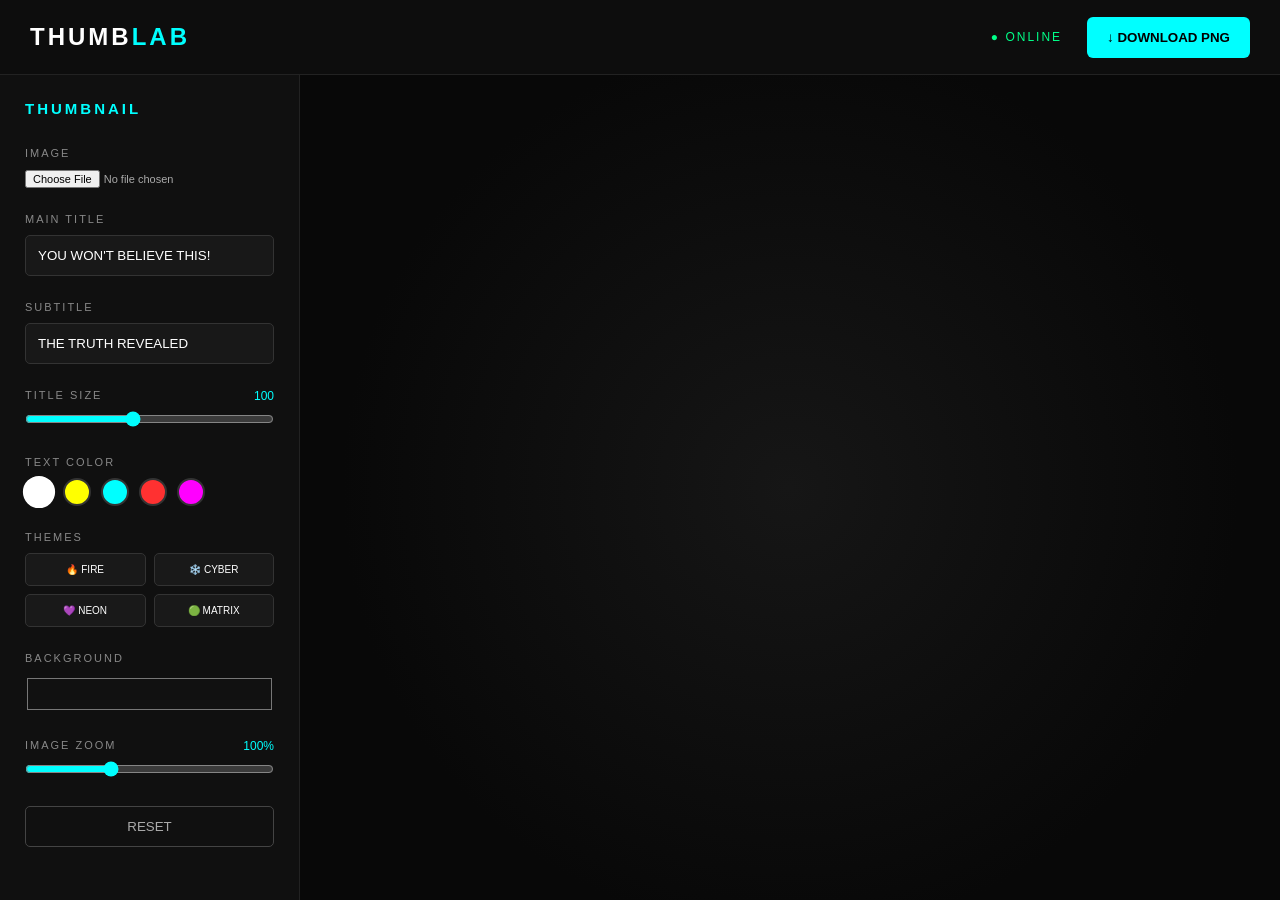
<file: thumbnail/index.html>
<!DOCTYPE html>
<html lang="en">

<head>
    <meta charset="UTF-8">

    <meta name="viewport"
          content="width=device-width, initial-scale=1.0">
                  
    <title>Thumbnail Maker</title>

    <link rel="stylesheet"
          href="style.css">
</head>

<body>

    <!-- HEADER -->

    <header>

        <div class="logo">
            THUMB<span>LAB</span>
        </div>

        <div class="header-right">

            <div class="status">
                ● ONLINE
            </div>

            <button id="downloadBtn">
                ↓ DOWNLOAD PNG
            </button>

        </div>

    </header>


    <!-- MAIN -->

    <main>

        <!-- LEFT PANEL -->

        <aside class="sidebar">

            <h2>THUMBNAIL</h2>

            <!-- IMAGE -->

            <div class="control">

                <label>
                    IMAGE
                </label>

                <input
                    type="file"
                    id="imageInput"
                    accept="image/*">

            </div>


            <!-- TITLE -->

            <div class="control">

                <label>
                    MAIN TITLE
                </label>

                <input
                    type="text"
                    id="titleInput"
                    value="YOU WON'T BELIEVE THIS!">

            </div>


            <!-- SUBTITLE -->

            <div class="control">

                <label>
                    SUBTITLE
                </label>

                <input
                    type="text"
                    id="subtitleInput"
                    value="THE TRUTH REVEALED">

            </div>


            <!-- FONT SIZE -->

            <div class="control">

                <div class="label-row">

                    <label>
                        TITLE SIZE
                    </label>

                    <span id="sizeValue">
                        100
                    </span>

                </div>

                <input
                    type="range"
                    id="sizeInput"
                    min="40"
                    max="180"
                    value="100">

            </div>


            <!-- TEXT COLOR -->

            <div class="control">

                <label>
                    TEXT COLOR
                </label>

                <div class="color-row">

                    <button
                        class="color active"
                        data-color="#ffffff"
                        style="background:#ffffff">
                    </button>

                    <button
                        class="color"
                        data-color="#ffff00"
                        style="background:#ffff00">
                    </button>

                    <button
                        class="color"
                        data-color="#00ffff"
                        style="background:#00ffff">
                    </button>

                    <button
                        class="color"
                        data-color="#ff3131"
                        style="background:#ff3131">
                    </button>

                    <button
                        class="color"
                        data-color="#ff00ff"
                        style="background:#ff00ff">
                    </button>

                </div>

            </div>


            <!-- THEMES -->

            <div class="control">

                <label>
                    THEMES
                </label>

                <div class="themes">

                    <button
                        class="theme"
                        data-bg="#111111"
                        data-accent="#ff3131">
                        🔥 FIRE
                    </button>

                    <button
                        class="theme"
                        data-bg="#071b30"
                        data-accent="#00ffff">
                        ❄️ CYBER
                    </button>

                    <button
                        class="theme"
                        data-bg="#28104e"
                        data-accent="#ff00ff">
                        💜 NEON
                    </button>

                    <button
                        class="theme"
                        data-bg="#173d18"
                        data-accent="#39ff14">
                        🟢 MATRIX
                    </button>

                </div>

            </div>


            <!-- BACKGROUND -->

            <div class="control">

                <label>
                    BACKGROUND
                </label>

                <input
                    type="color"
                    id="backgroundInput"
                    value="#111111">

            </div>


            <!-- ZOOM -->

            <div class="control">

                <div class="label-row">

                    <label>
                        IMAGE ZOOM
                    </label>

                    <span id="zoomValue">
                        100%
                    </span>

                </div>

                <input
                    type="range"
                    id="zoomInput"
                    min="50"
                    max="200"
                    value="100">

            </div>


            <button
                id="resetBtn"
                class="reset">
                RESET
            </button>

        </aside>


        <!-- WORKSPACE -->

        <section class="workspace">

            <div class="canvas-container">

                <canvas
                    id="thumbn
</file>
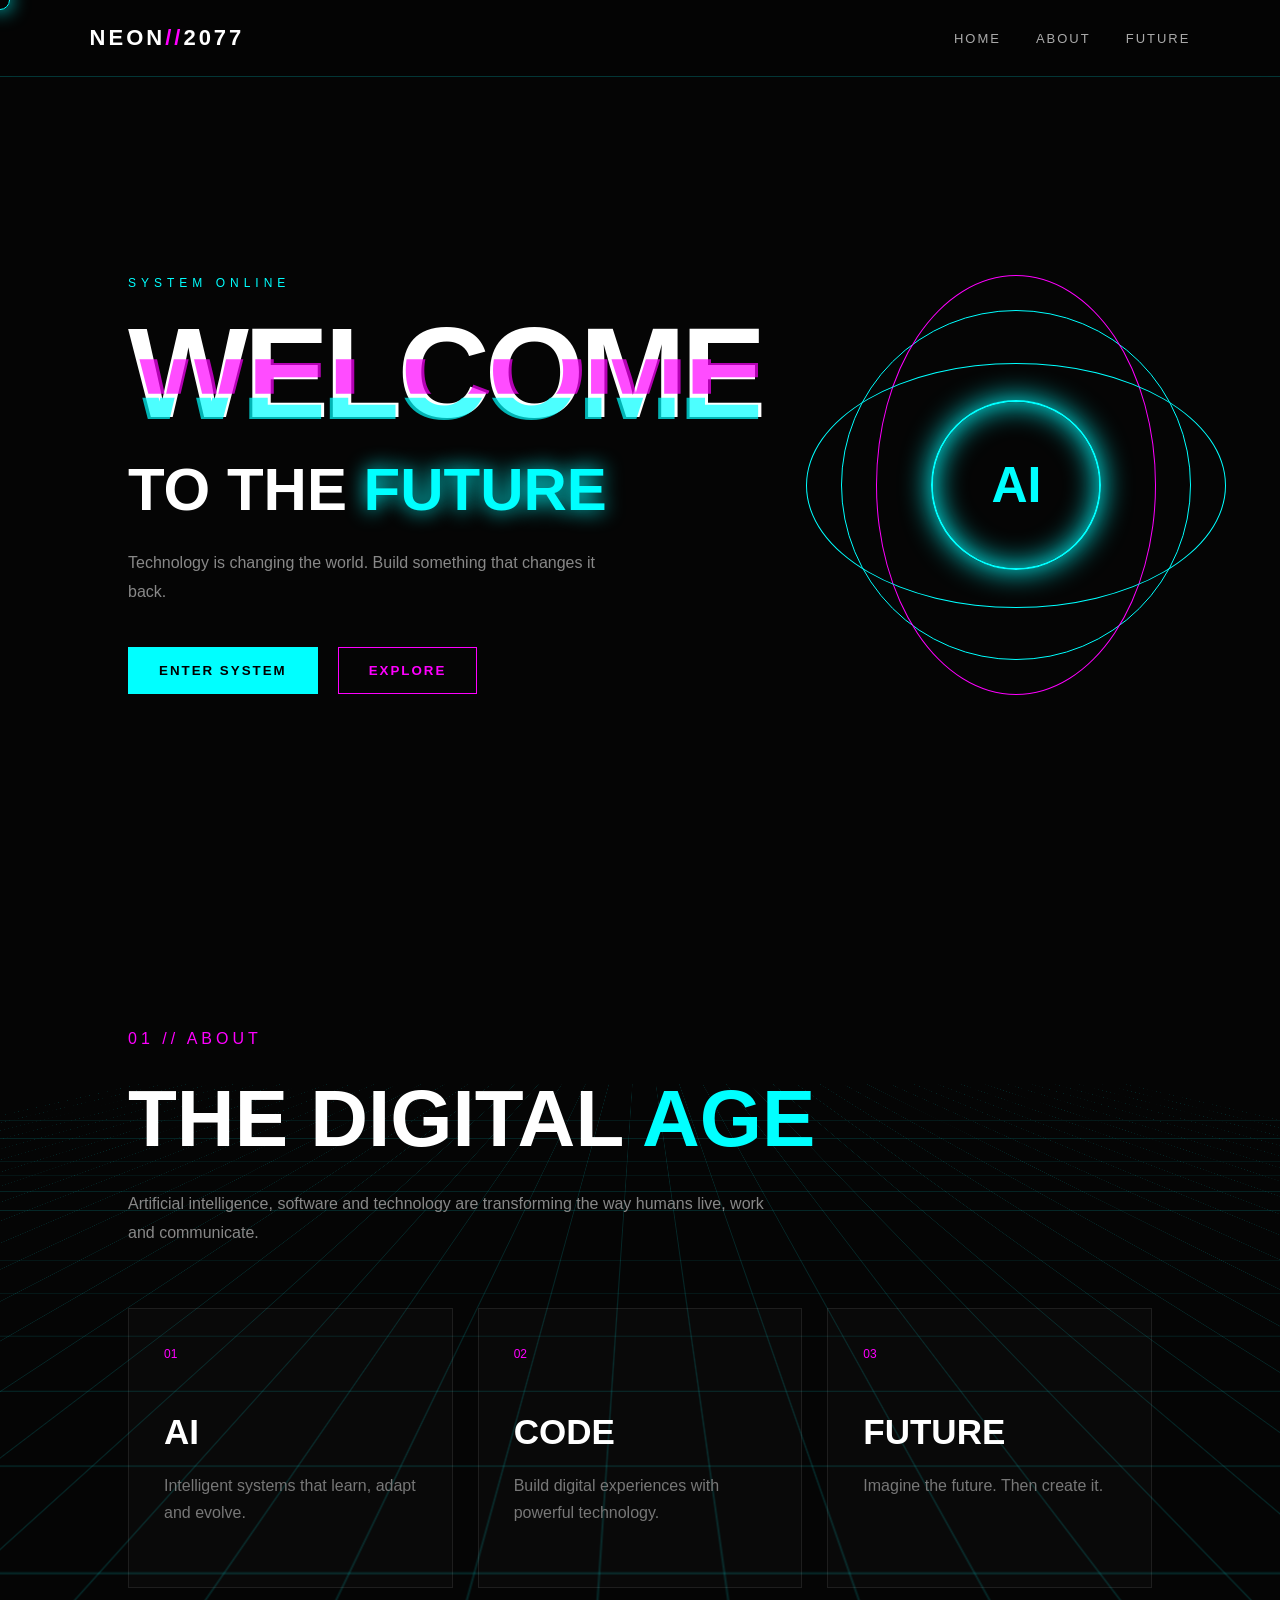
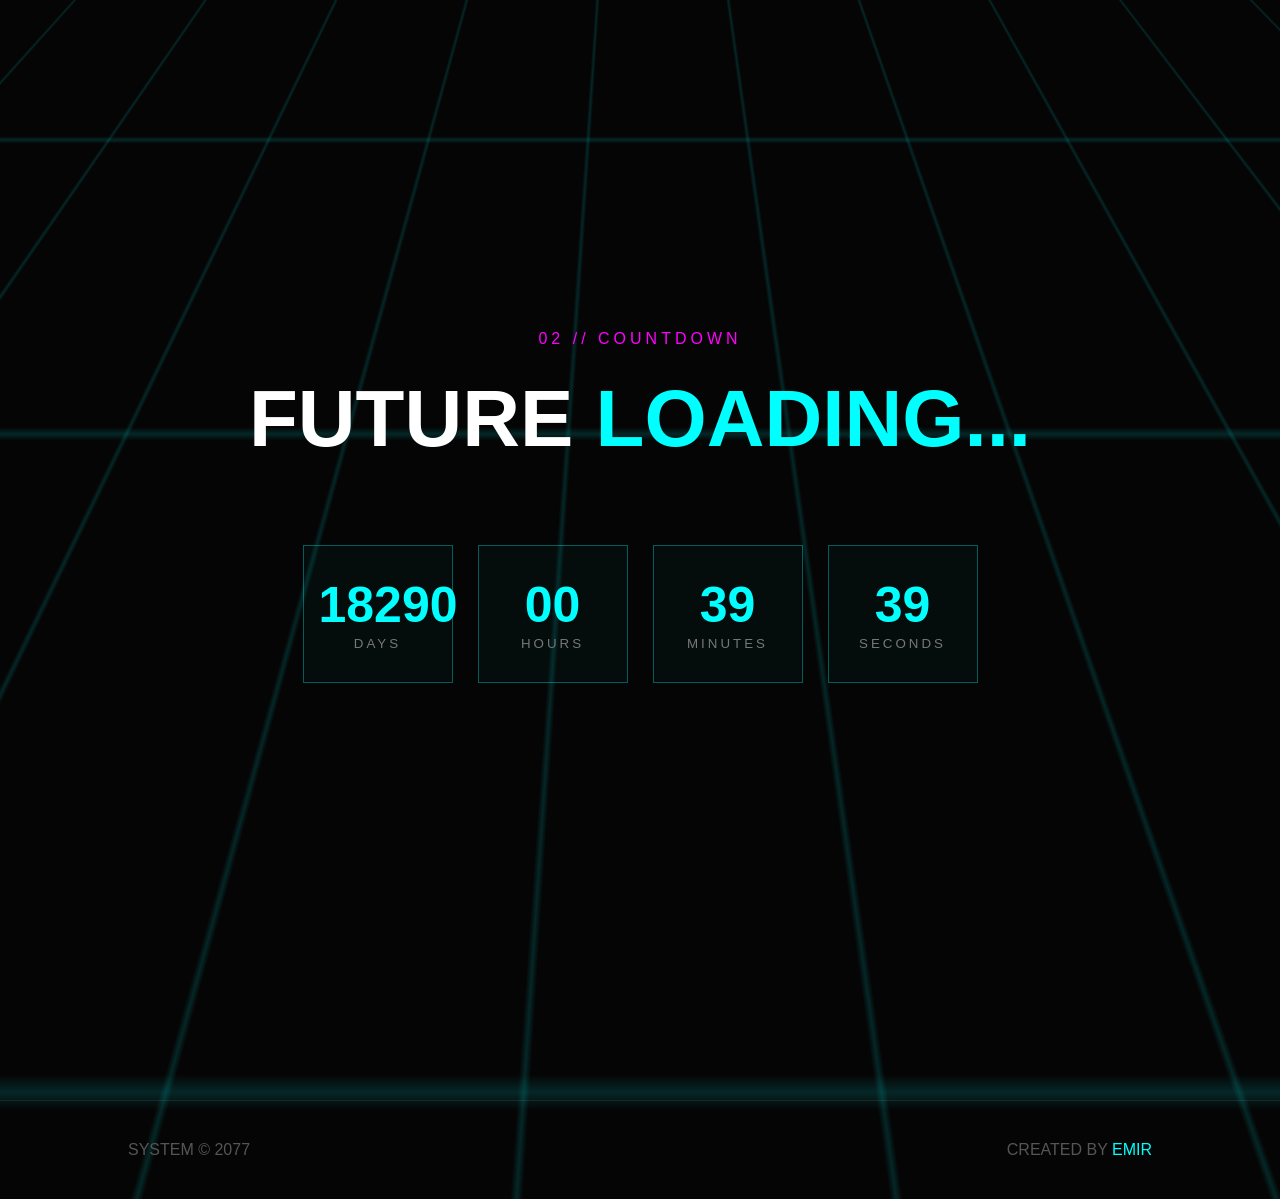
<file: python-quiz-game/new/index.html>
<!DOCTYPE html>
<html lang="en">
<head>
    <meta charset="UTF-8">
    <meta name="viewport" content="width=device-width, initial-scale=1.0">

    <title>NEON // 2077</title>

    <link rel="stylesheet" href="style.css">
</head>

<body>

    <div class="cursor"></div>

    <div class="grid"></div>

    <header>
        <div class="logo">NEON<span>//</span>2077</div>

        <nav>
            <a href="#home">HOME</a>
            <a href="#about">ABOUT</a>
            <a href="#future">FUTURE</a>
        </nav>

        <button id="menuBtn">☰</button>
    </header>

    <main>

        <!-- HERO -->

        <section id="home" class="hero">

            <div class="hero-text">

                <p class="tag">
                    SYSTEM ONLINE
                </p>

                <h1 data-text="WELCOME">
                    WELCOME
                </h1>

                <h2>
                    TO THE <span>FUTURE</span>
                </h2>

                <p class="description">
                    Technology is changing the world.
                    Build something that changes it back.
                </p>

                <div class="buttons">

                    <button class="neon-btn">
                        ENTER SYSTEM
                    </button>

                    <button class="outline-btn">
                        EXPLORE
                    </button>

                </div>

            </div>

            <div class="orb">

                <div class="orb-inner">
                    AI
                </div>

                <div class="ring ring1"></div>
                <div class="ring ring2"></div>
                <div class="ring ring3"></div>

            </div>

        </section>


        <!-- ABOUT -->

        <section id="about" class="about">

            <div class="section-label">
                01 // ABOUT
            </div>

            <h2>
                THE DIGITAL <span>AGE</span>
            </h2>

            <p>
                Artificial intelligence, software and technology
                are transforming the way humans live, work and communicate.
            </p>

            <div class="cards">

                <div class="card">
                    <span>01</span>
                    <h3>AI</h3>
                    <p>
                        Intelligent systems that learn,
                        adapt and evolve.
                    </p>
                </div>

                <div class="card">
                    <span>02</span>
                    <h3>CODE</h3>
                    <p>
                        Build digital experiences
                        with powerful technology.
                    </p>
                </div>

                <div class="card">
                    <span>03</span>
                    <h3>FUTURE</h3>
                    <p>
                        Imagine the future.
                        Then create it.
                    </p>
                </div>

            </div>

        </section>


        <!-- FUTURE -->

        <section id="future" class="future">

            <div class="section-label">
                02 // COUNTDOWN
            </div>

            <h2>
                FUTURE <span>LOADING...</span>
            </h2>

            <div class="countdown">

                <div>
                    <strong id="days">00</strong>
                    <small>DAYS</small>
                </div>

                <div>
                    <strong id="hours">00</strong>
                    <small>HOURS</small>
                </div>

                <div>
                    <strong id="minutes">00</strong>
                    <small>MINUTES</small>
                </div>

                <div>
                    <strong id="seconds">00</strong>
                    <small>SECONDS</small>
                </div>

            </div>

        </section>

    </main>


    <footer>
        <p>
            SYSTEM © 2077
        </p>

        <p>
            CREATED BY <span>EMIR</span>
        </p>
    </footer>


    <script src="script.js"></script>

</body>
</html>
</file>
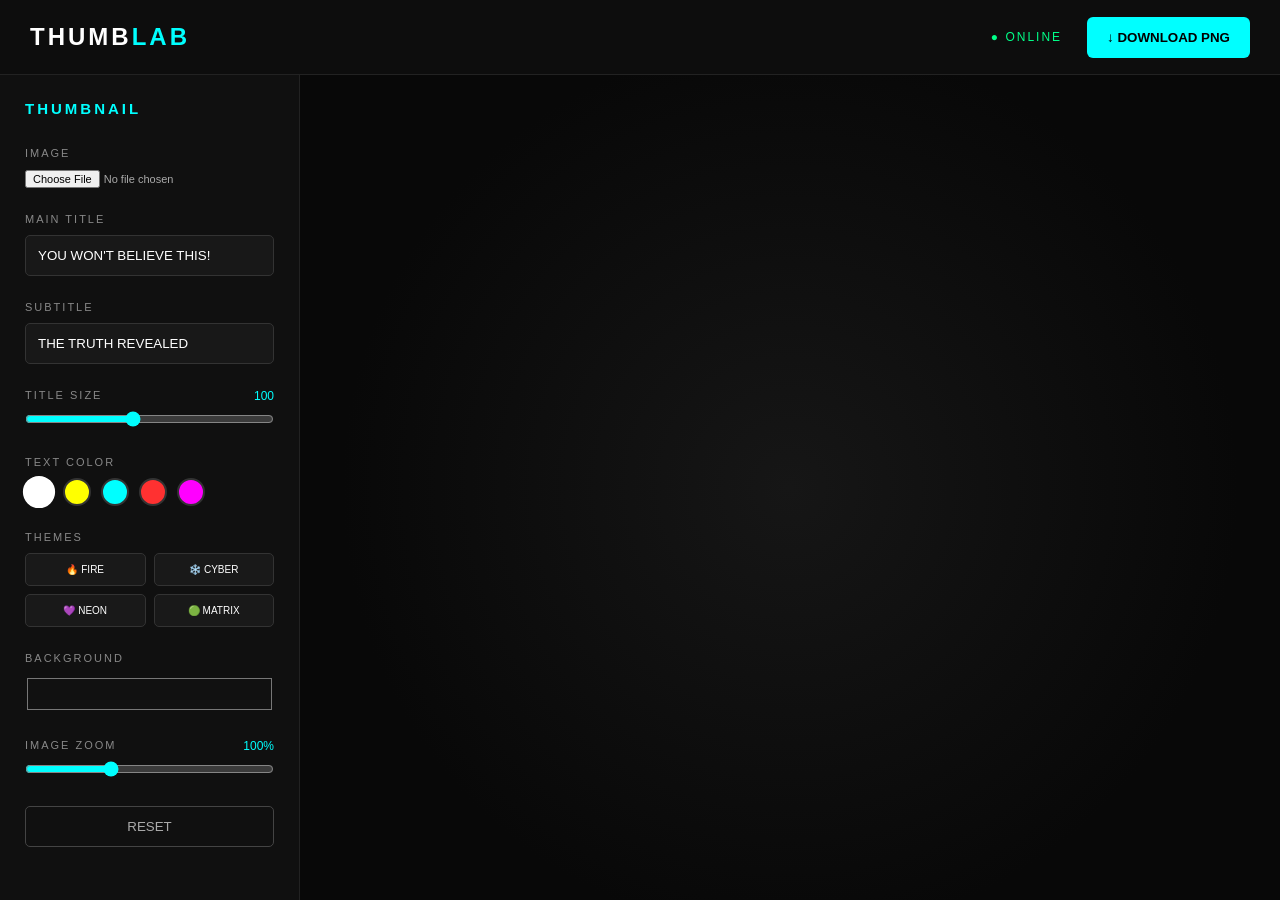
<file: python-quiz-game/thumbnail/index.html>
<!DOCTYPE html>
<html lang="en">

<head>
    <meta charset="UTF-8">

    <meta name="viewport"
          content="width=device-width, initial-scale=1.0">

    <title>Thumbnail Maker</title>

    <link rel="stylesheet"
          href="style.css">
</head>

<body>

    <!-- HEADER -->

    <header>

        <div class="logo">
            THUMB<span>LAB</span>
        </div>

        <div class="header-right">

            <div class="status">
                ● ONLINE
            </div>

            <button id="downloadBtn">
                ↓ DOWNLOAD PNG
            </button>

        </div>

    </header>


    <!-- MAIN -->

    <main>

        <!-- LEFT PANEL -->

        <aside class="sidebar">

            <h2>THUMBNAIL</h2>

            <!-- IMAGE -->

            <div class="control">

                <label>
                    IMAGE
                </label>

                <input
                    type="file"
                    id="imageInput"
                    accept="image/*">

            </div>


            <!-- TITLE -->

            <div class="control">

                <label>
                    MAIN TITLE
                </label>

                <input
                    type="text"
                    id="titleInput"
                    value="YOU WON'T BELIEVE THIS!">

            </div>


            <!-- SUBTITLE -->

            <div class="control">

                <label>
                    SUBTITLE
                </label>

                <input
                    type="text"
                    id="subtitleInput"
                    value="THE TRUTH REVEALED">

            </div>


            <!-- FONT SIZE -->

            <div class="control">

                <div class="label-row">

                    <label>
                        TITLE SIZE
                    </label>

                    <span id="sizeValue">
                        100
                    </span>

                </div>

                <input
                    type="range"
                    id="sizeInput"
                    min="40"
                    max="180"
                    value="100">

            </div>


            <!-- TEXT COLOR -->

            <div class="control">

                <label>
                    TEXT COLOR
                </label>

                <div class="color-row">

                    <button
                        class="color active"
                        data-color="#ffffff"
                        style="background:#ffffff">
                    </button>

                    <button
                        class="color"
                        data-color="#ffff00"
                        style="background:#ffff00">
                    </button>

                    <button
                        class="color"
                        data-color="#00ffff"
                        style="background:#00ffff">
                    </button>

                    <button
                        class="color"
                        data-color="#ff3131"
                        style="background:#ff3131">
                    </button>

                    <button
                        class="color"
                        data-color="#ff00ff"
                        style="background:#ff00ff">
                    </button>

                </div>

            </div>


            <!-- THEMES -->

            <div class="control">

                <label>
                    THEMES
                </label>

                <div class="themes">

                    <button
                        class="theme"
                        data-bg="#111111"
                        data-accent="#ff3131">
                        🔥 FIRE
                    </button>

                    <button
                        class="theme"
                        data-bg="#071b30"
                        data-accent="#00ffff">
                        ❄️ CYBER
                    </button>

                    <button
                        class="theme"
                        data-bg="#28104e"
                        data-accent="#ff00ff">
                        💜 NEON
                    </button>

                    <button
                        class="theme"
                        data-bg="#173d18"
                        data-accent="#39ff14">
                        🟢 MATRIX
                    </button>

                </div>

            </div>


            <!-- BACKGROUND -->

            <div class="control">

                <label>
                    BACKGROUND
                </label>

                <input
                    type="color"
                    id="backgroundInput"
                    value="#111111">

            </div>


            <!-- ZOOM -->

            <div class="control">

                <div class="label-row">

                    <label>
                        IMAGE ZOOM
                    </label>

                    <span id="zoomValue">
                        100%
                    </span>

                </div>

                <input
                    type="range"
                    id="zoomInput"
                    min="50"
                    max="200"
                    value="100">

            </div>


            <button
                id="resetBtn"
                class="reset">
                RESET
            </button>

        </aside>


        <!-- WORKSPACE -->

        <section class="workspace">

            <div class="canvas-container">

                <canvas
                    id="thumbn
</file>
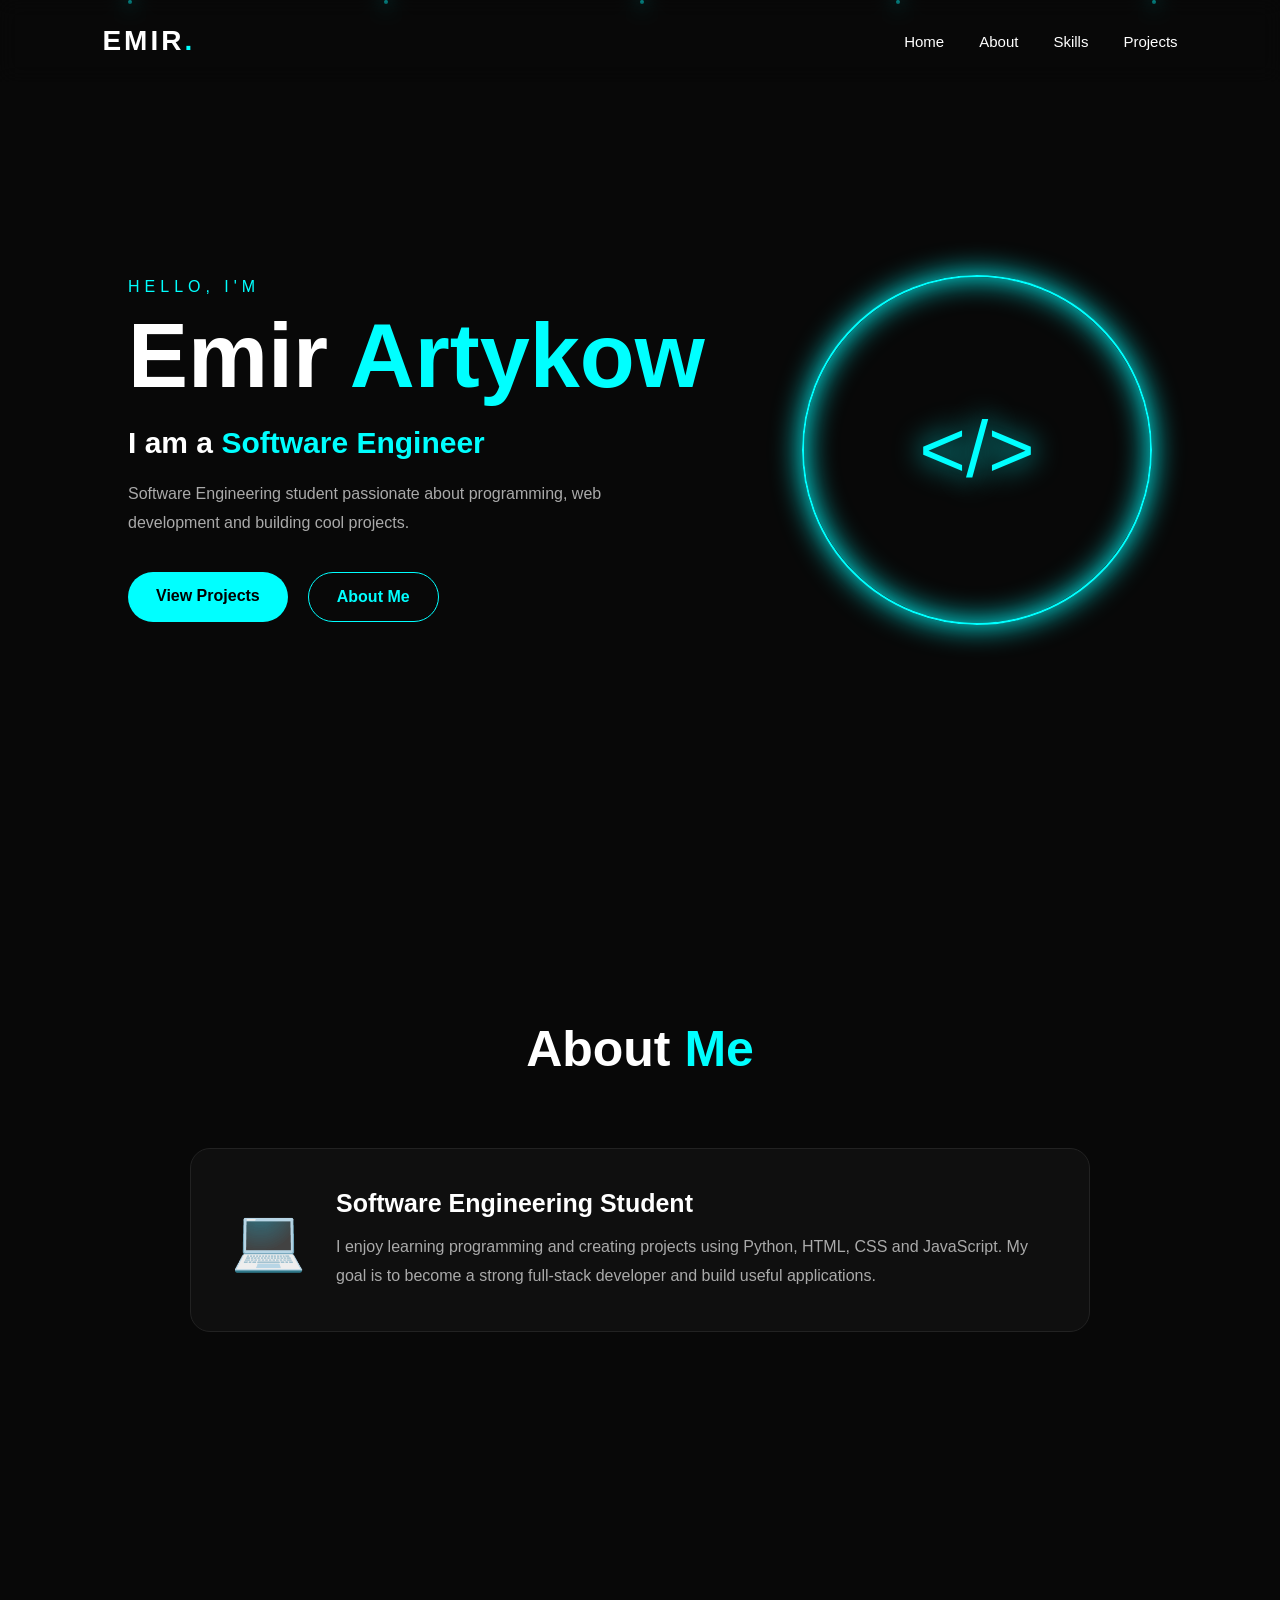
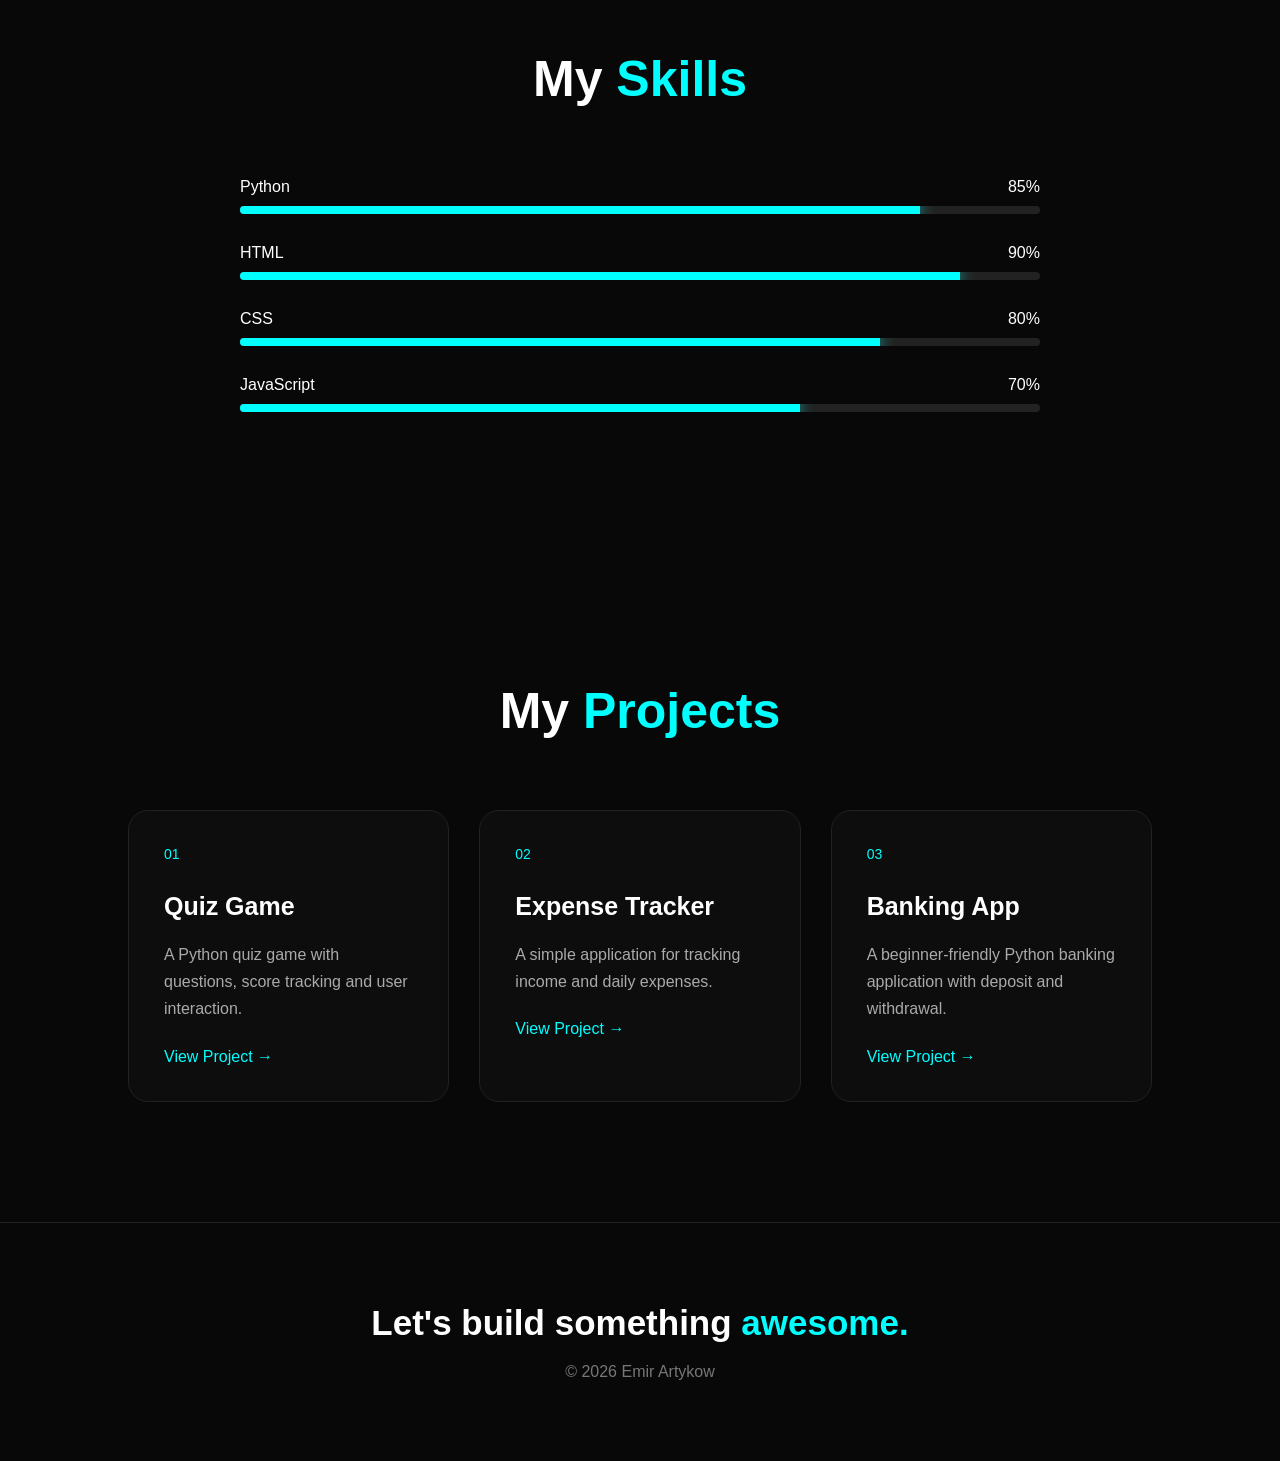
<file: python-quiz-game/web/index.html>
<!DOCTYPE html>
<html lang="en">
<head>
    <meta charset="UTF-8">
    <meta name="viewport" content="width=device-width, initial-scale=1.0">

    <title>Emir | Developer</title>

    <link rel="stylesheet" href="style.css">
</head>

<body>

    <!-- Animated Background -->
    <div class="background">
        <span></span>
        <span></span>
        <span></span>
        <span></span>
        <span></span>
    </div>

    <!-- Navbar -->
    <nav>
        <div class="logo">EMIR<span>.</span></div>

        <div class="nav-links">
            <a href="#home">Home</a>
            <a href="#about">About</a>
            <a href="#skills">Skills</a>
            <a href="#projects">Projects</a>
        </div>
    </nav>

    <!-- Hero -->
    <section id="home" class="hero">

        <div class="hero-content">

            <p class="small-text">HELLO, I'M</p>

            <h1>Emir <span>Artykow</span></h1>

            <h2>
                I am a <span id="typing"></span>
            </h2>

            <p class="description">
                Software Engineering student passionate about
                programming, web development and building cool projects.
            </p>

            <div class="buttons">
                <a href="#projects" class="btn primary">
                    View Projects
                </a>

                <a href="#about" class="btn secondary">
                    About Me
                </a>
            </div>

        </div>

        <div class="hero-circle">
            <div class="circle-content">
                &lt;/&gt;
            </div>
        </div>

    </section>

    <!-- About -->
    <section id="about" class="section">

        <h2 class="section-title">About <span>Me</span></h2>

        <div class="about-card">

            <div class="about-icon">
                💻
            </div>

            <div>
                <h3>Software Engineering Student</h3>

                <p>
                    I enjoy learning programming and creating projects
                    using Python, HTML, CSS and JavaScript.
                    My goal is to become a strong full-stack developer
                    and build useful applications.
                </p>
            </div>

        </div>

    </section>

    <!-- Skills -->
    <section id="skills" class="section">

        <h2 class="section-title">My <span>Skills</span></h2>

        <div class="skills-container">

            <div class="skill">
                <div class="skill-info">
                    <span>Python</span>
                    <span>85%</span>
                </div>

                <div class="skill-bar">
                    <div class="skill-progress python"></div>
                </div>
            </div>

            <div class="skill">
                <div class="skill-info">
                    <span>HTML</span>
                    <span>90%</span>
                </div>

                <div class="skill-bar">
                    <div class="skill-progress html"></div>
                </div>
            </div>

            <div class="skill">
                <div class="skill-info">
                    <span>CSS</span>
                    <span>80%</span>
                </div>

                <div class="skill-bar">
                    <div class="skill-progress css"></div>
                </div>
            </div>

            <div class="skill">
                <div class="skill-info">
                    <span>JavaScript</span>
                    <span>70%</span>
                </div>

                <div class="skill-bar">
                    <div class="skill-progress javascript"></div>
                </div>
            </div>

        </div>

    </section>

    <!-- Projects -->
    <section id="projects" class="section">

        <h2 class="section-title">My <span>Projects</span></h2>

        <div class="projects">

            <div class="project-card">

                <div class="project-number">
                    01
                </div>

                <h3>Quiz Game</h3>

                <p>
                    A Python quiz game with questions,
                    score tracking and user interaction.
                </p>

                <a href="#" class="project-link">
                    View Project →
                </a>

            </div>

            <div class="project-card">

                <div class="project-number">
                    02
                </div>

                <h3>Expense Tracker</h3>

                <p>
                    A simple application for tracking
                    income and daily expenses.
                </p>

                <a href="#" class="project-link">
                    View Project →
                </a>

            </div>

            <div class="project-card">

                <div class="project-number">
                    03
                </div>

                <h3>Banking App</h3>

                <p>
                    A beginner-friendly Python banking
                    application with deposit and withdrawal.
                </p>

                <a href="#" class="project-link">
                    View Project →
                </a>

            </div>

        </div>

    </section>

    <!-- Footer -->
    <footer>

        <h2>Let's build something <span>awesome.</span></h2>

        <p>
            © 2026 Emir Artykow
        </p>

    </footer>

    <script src="script.js"></script>

</body>
</html>
</file>
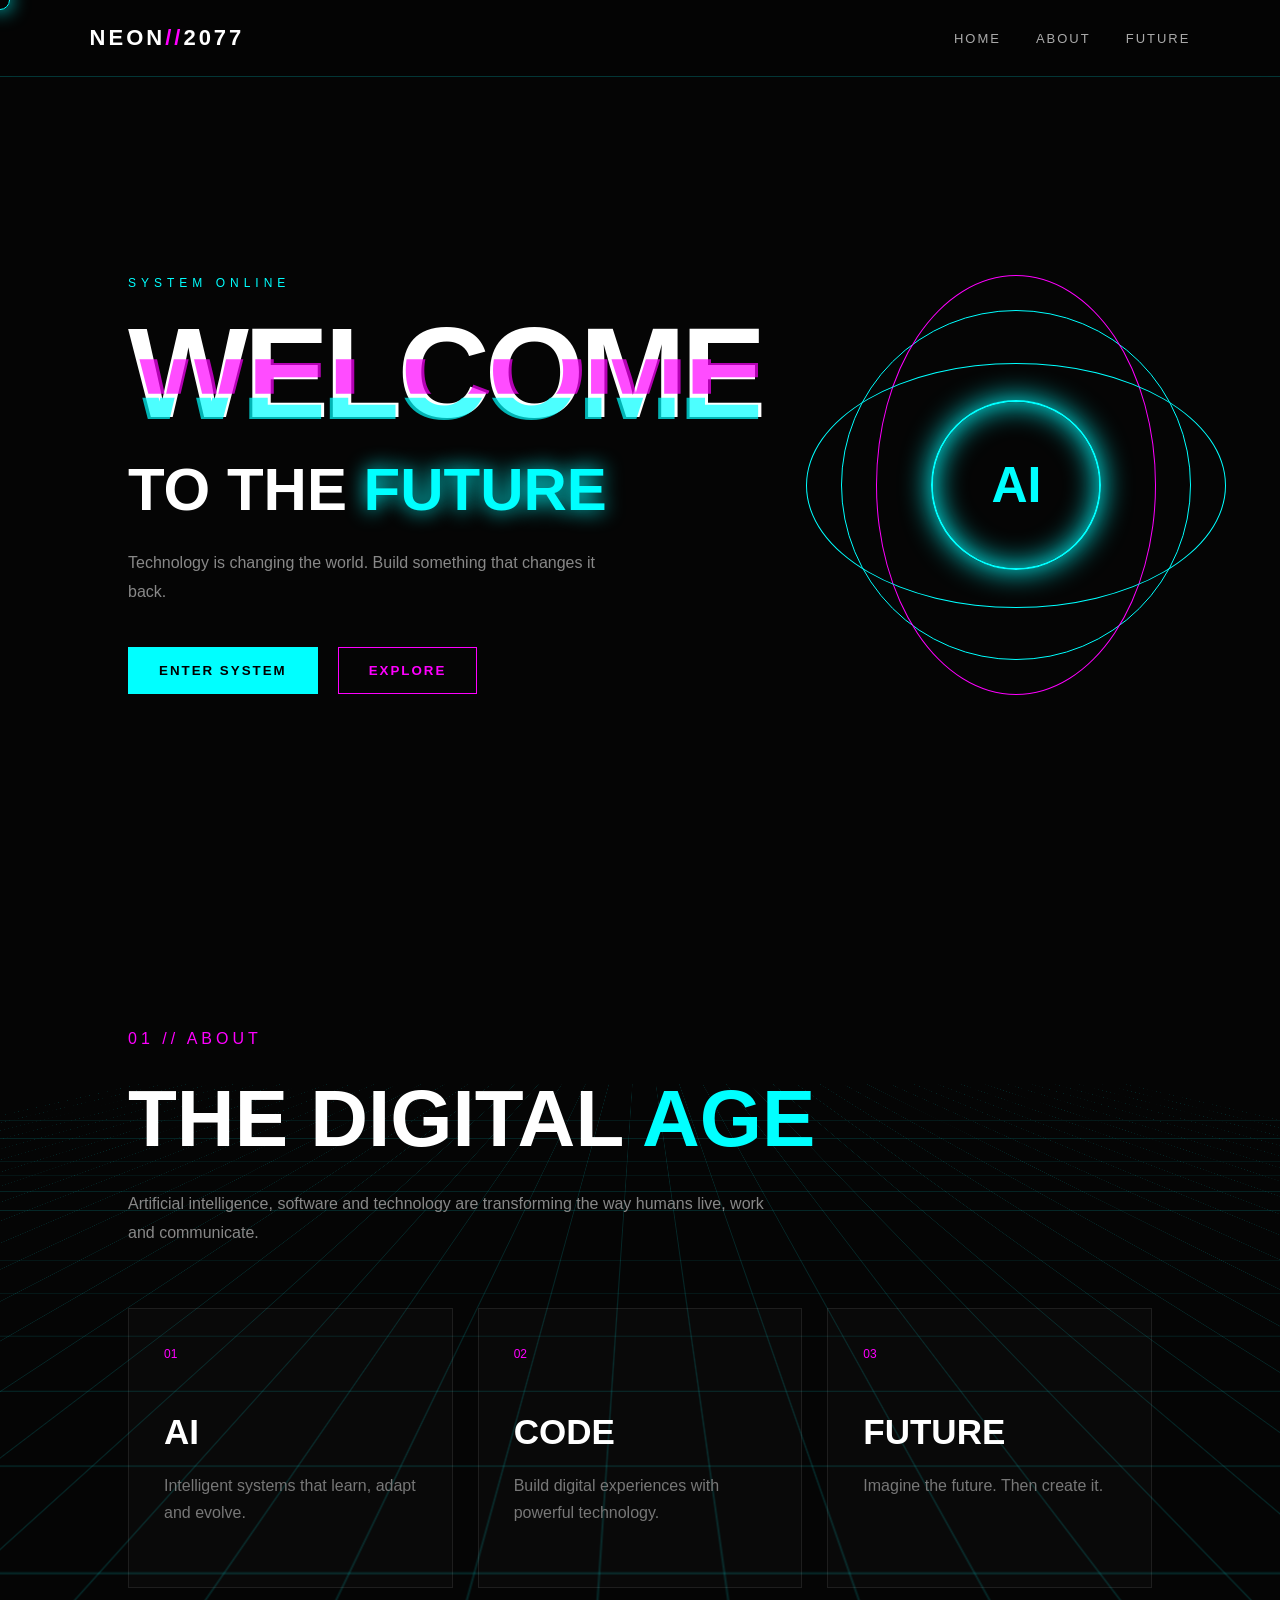
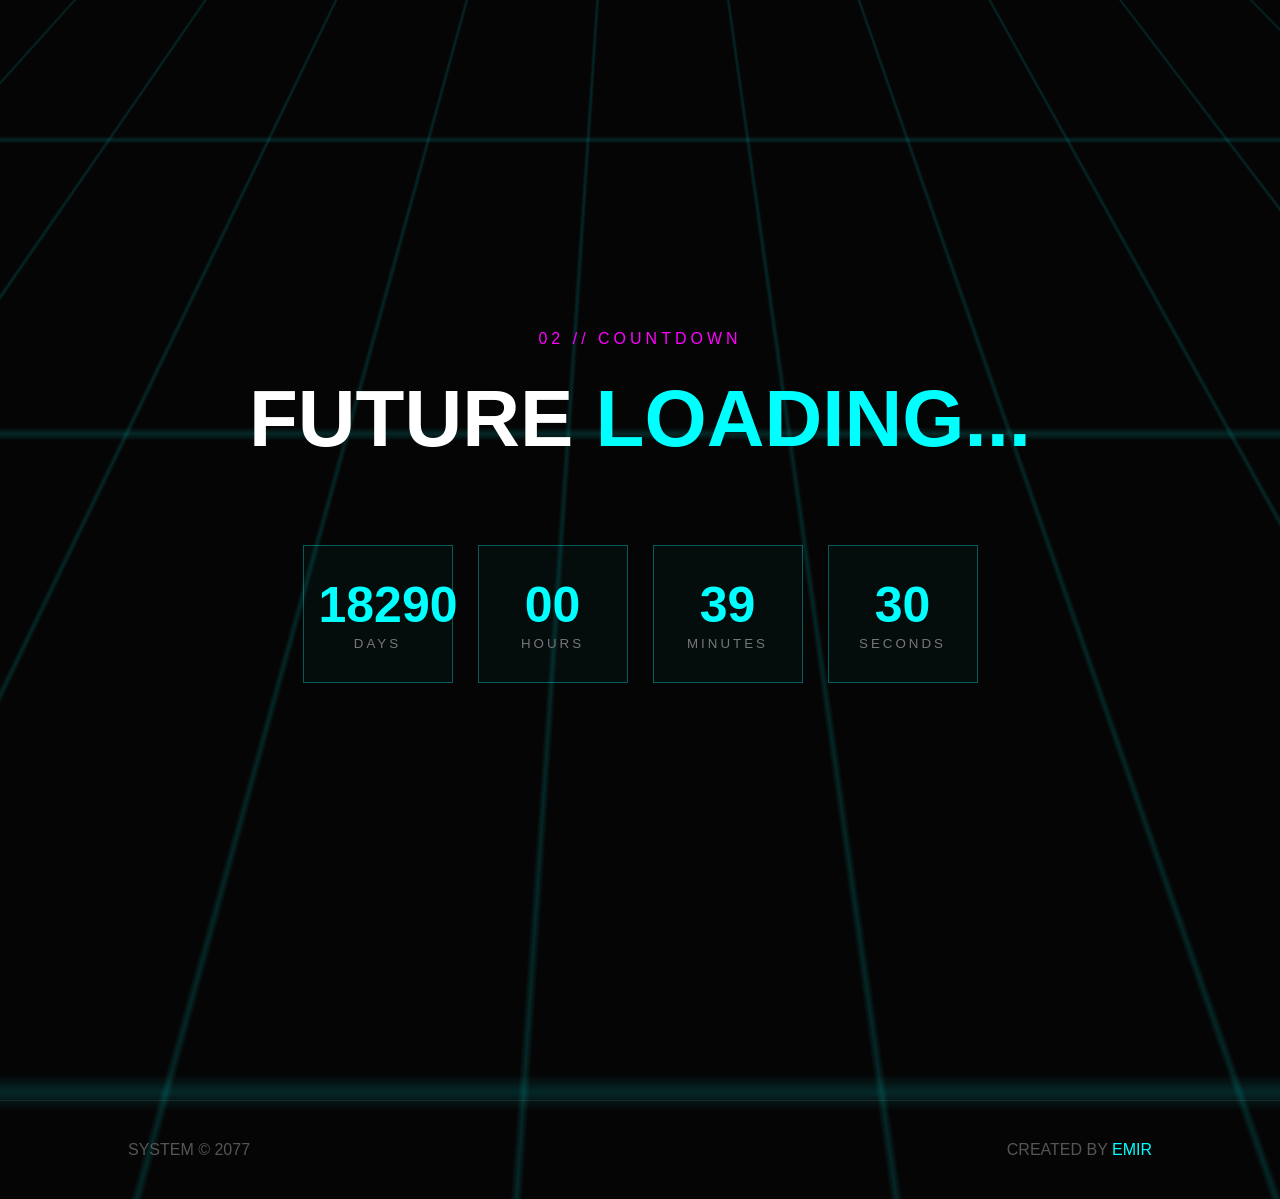
<file: thumbnail/new/index.html>
<!DOCTYPE html>
<html lang="en">
<head>
    <meta charset="UTF-8">
    <meta name="viewport" content="width=device-width, initial-scale=1.0">

    <title>NEON // 2077</title>

    <link rel="stylesheet" href="style.css">
</head>

<body>

    <div class="cursor"></div>

    <div class="grid"></div>

    <header>
        <div class="logo">NEON<span>//</span>2077</div>

        <nav>
            <a href="#home">HOME</a>
            <a href="#about">ABOUT</a>
            <a href="#future">FUTURE</a>
        </nav>

        <button id="menuBtn">☰</button>
    </header>

    <main>

        <!-- HERO -->

        <section id="home" class="hero">

            <div class="hero-text">

                <p class="tag">
                    SYSTEM ONLINE
                </p>

                <h1 data-text="WELCOME">
                    WELCOME
                </h1>

                <h2>
                    TO THE <span>FUTURE</span>
                </h2>

                <p class="description">
                    Technology is changing the world.
                    Build something that changes it back.
                </p>

                <div class="buttons">

                    <button class="neon-btn">
                        ENTER SYSTEM
                    </button>

                    <button class="outline-btn">
                        EXPLORE
                    </button>

                </div>

            </div>

            <div class="orb">

                <div class="orb-inner">
                    AI
                </div>

                <div class="ring ring1"></div>
                <div class="ring ring2"></div>
                <div class="ring ring3"></div>

            </div>

        </section>


        <!-- ABOUT -->

        <section id="about" class="about">

            <div class="section-label">
                01 // ABOUT
            </div>

            <h2>
                THE DIGITAL <span>AGE</span>
            </h2>

            <p>
                Artificial intelligence, software and technology
                are transforming the way humans live, work and communicate.
            </p>

            <div class="cards">

                <div class="card">
                    <span>01</span>
                    <h3>AI</h3>
                    <p>
                        Intelligent systems that learn,
                        adapt and evolve.
                    </p>
                </div>

                <div class="card">
                    <span>02</span>
                    <h3>CODE</h3>
                    <p>
                        Build digital experiences
                        with powerful technology.
                    </p>
                </div>

                <div class="card">
                    <span>03</span>
                    <h3>FUTURE</h3>
                    <p>
                        Imagine the future.
                        Then create it.
                    </p>
                </div>

            </div>

        </section>


        <!-- FUTURE -->

        <section id="future" class="future">

            <div class="section-label">
                02 // COUNTDOWN
            </div>

            <h2>
                FUTURE <span>LOADING...</span>
            </h2>

            <div class="countdown">

                <div>
                    <strong id="days">00</strong>
                    <small>DAYS</small>
                </div>

                <div>
                    <strong id="hours">00</strong>
                    <small>HOURS</small>
                </div>

                <div>
                    <strong id="minutes">00</strong>
                    <small>MINUTES</small>
                </div>

                <div>
                    <strong id="seconds">00</strong>
                    <small>SECONDS</small>
                </div>

            </div>

        </section>

    </main>


    <footer>
        <p>
            SYSTEM © 2077
        </p>

        <p>
            CREATED BY <span>EMIR</span>
        </p>
    </footer>


    <script src="script.js"></script>

</body>
</html>
</file>
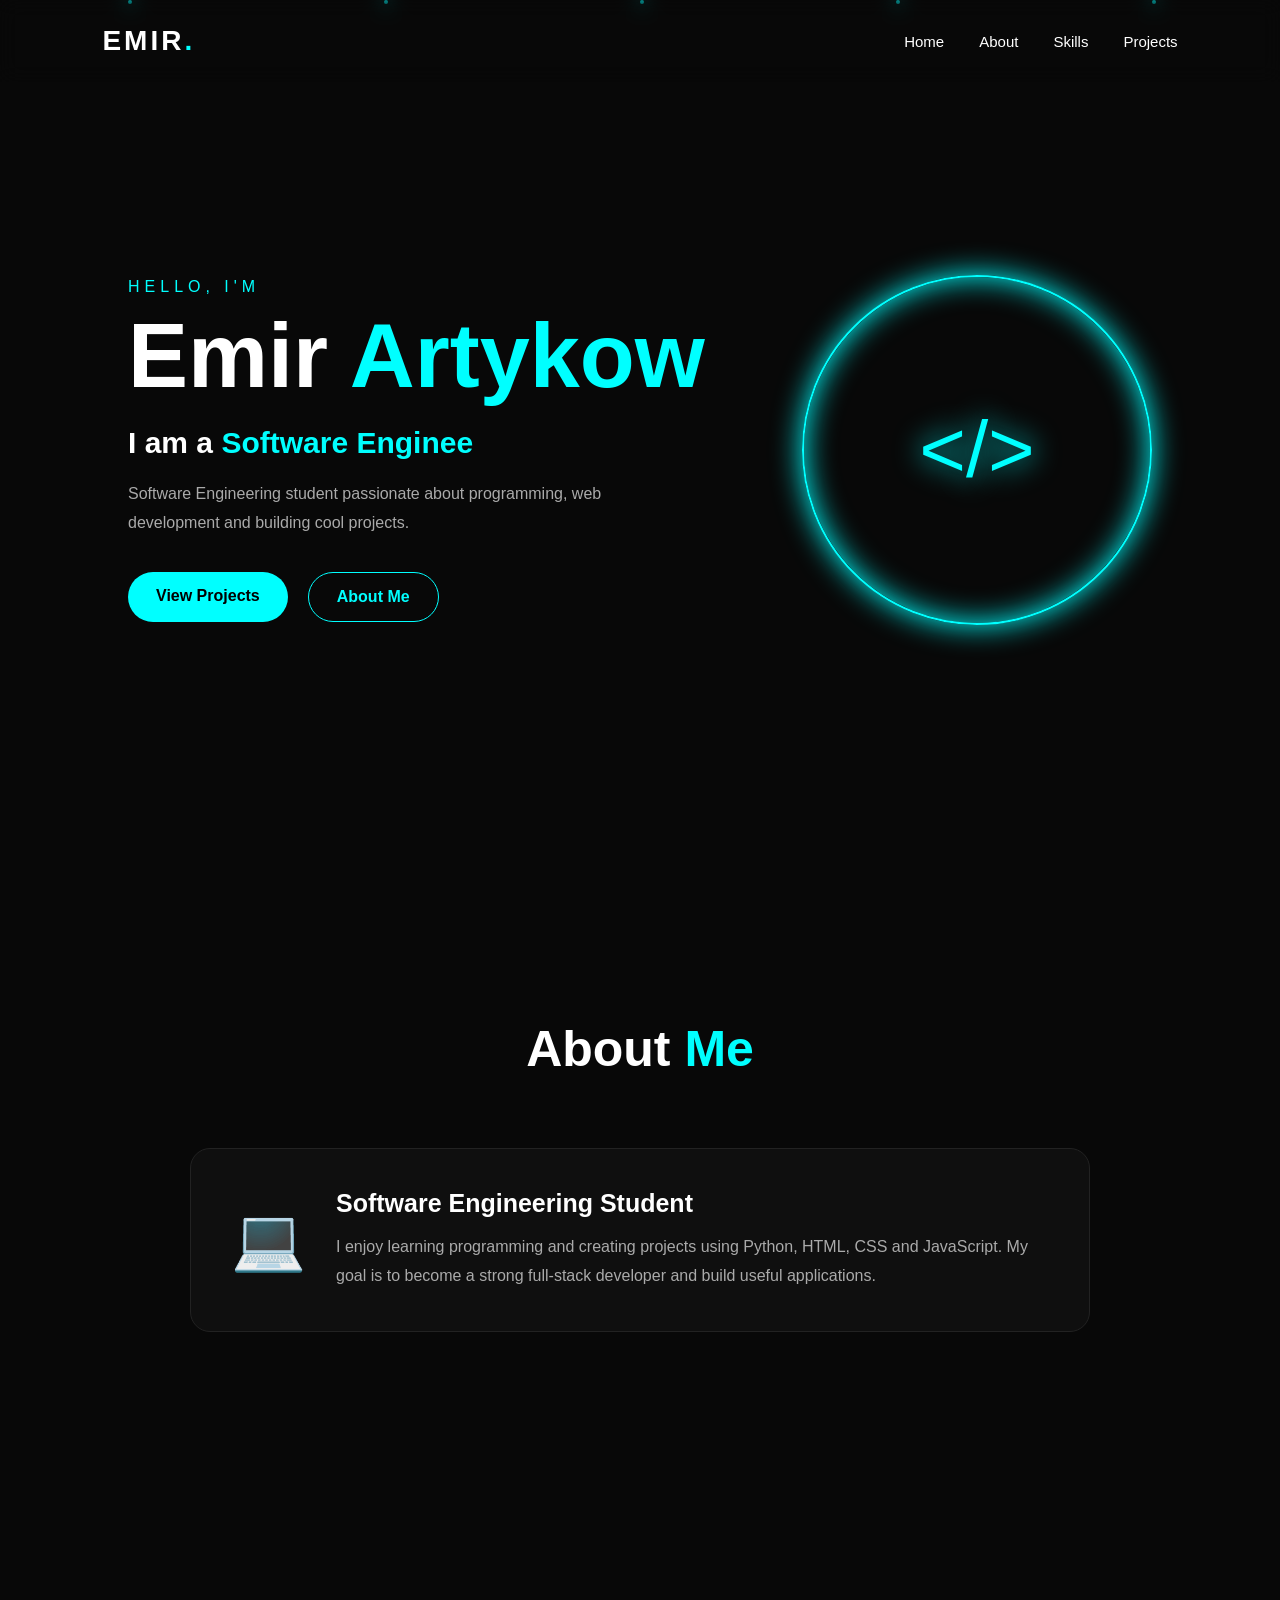
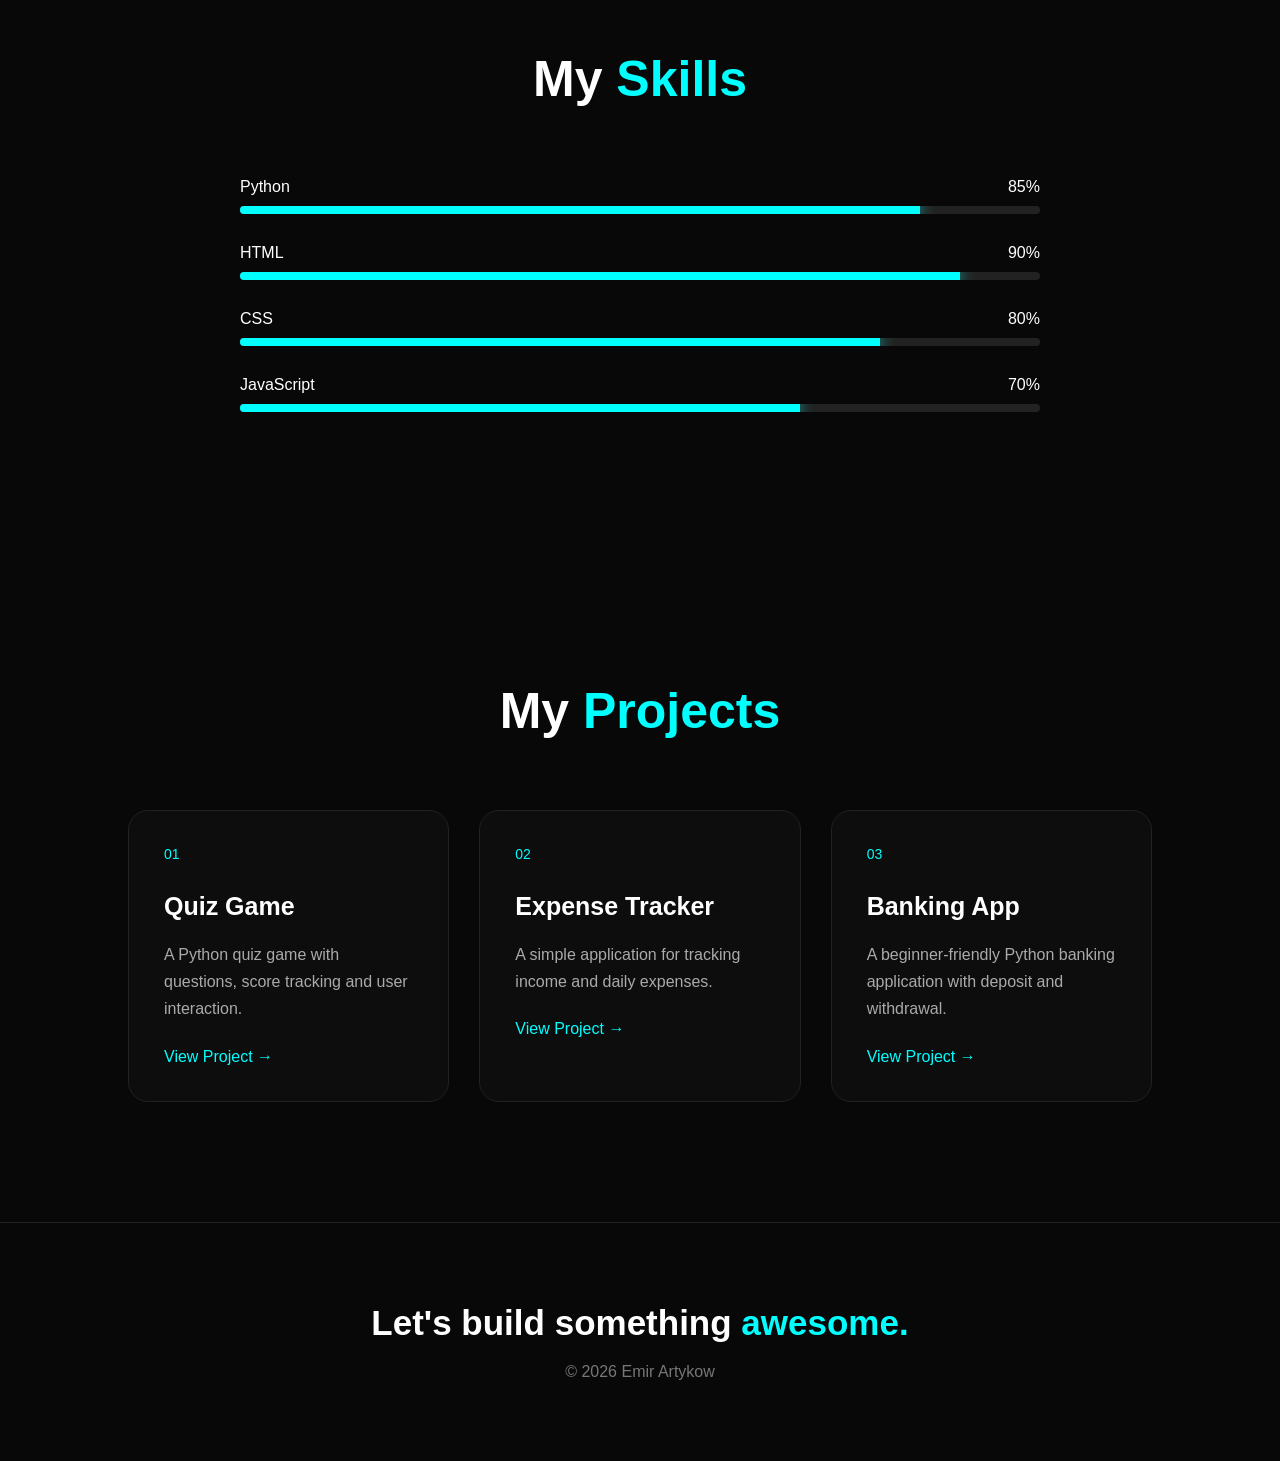
<file: thumbnail/web/index.html>
<!DOCTYPE html>
<html lang="en">
<head>
    <meta charset="UTF-8">
    <meta name="viewport" content="width=device-width, initial-scale=1.0">

    <title>Emir | Developer</title>

    <link rel="stylesheet" href="style.css">
</head>

<body>

    <!-- Animated Background -->
    <div class="background">
        <span></span>
        <span></span>
        <span></span>
        <span></span>
        <span></span>
    </div>

    <!-- Navbar -->
    <nav>
        <div class="logo">EMIR<span>.</span></div>

        <div class="nav-links">
            <a href="#home">Home</a>
            <a href="#about">About</a>
            <a href="#skills">Skills</a>
            <a href="#projects">Projects</a>
        </div>
    </nav>

    <!-- Hero -->
    <section id="home" class="hero">

        <div class="hero-content">

            <p class="small-text">HELLO, I'M</p>

            <h1>Emir <span>Artykow</span></h1>

            <h2>
                I am a <span id="typing"></span>
            </h2>

            <p class="description">
                Software Engineering student passionate about
                programming, web development and building cool projects.
            </p>

            <div class="buttons">
                <a href="#projects" class="btn primary">
                    View Projects
                </a>

                <a href="#about" class="btn secondary">
                    About Me
                </a>
            </div>

        </div>

        <div class="hero-circle">
            <div class="circle-content">
                &lt;/&gt;
            </div>
        </div>

    </section>

    <!-- About -->
    <section id="about" class="section">

        <h2 class="section-title">About <span>Me</span></h2>

        <div class="about-card">

            <div class="about-icon">
                💻
            </div>

            <div>
                <h3>Software Engineering Student</h3>

                <p>
                    I enjoy learning programming and creating projects
                    using Python, HTML, CSS and JavaScript.
                    My goal is to become a strong full-stack developer
                    and build useful applications.
                </p>
            </div>

        </div>

    </section>

    <!-- Skills -->
    <section id="skills" class="section">

        <h2 class="section-title">My <span>Skills</span></h2>

        <div class="skills-container">

            <div class="skill">
                <div class="skill-info">
                    <span>Python</span>
                    <span>85%</span>
                </div>

                <div class="skill-bar">
                    <div class="skill-progress python"></div>
                </div>
            </div>

            <div class="skill">
                <div class="skill-info">
                    <span>HTML</span>
                    <span>90%</span>
                </div>

                <div class="skill-bar">
                    <div class="skill-progress html"></div>
                </div>
            </div>

            <div class="skill">
                <div class="skill-info">
                    <span>CSS</span>
                    <span>80%</span>
                </div>

                <div class="skill-bar">
                    <div class="skill-progress css"></div>
                </div>
            </div>

            <div class="skill">
                <div class="skill-info">
                    <span>JavaScript</span>
                    <span>70%</span>
                </div>

                <div class="skill-bar">
                    <div class="skill-progress javascript"></div>
                </div>
            </div>

        </div>

    </section>

    <!-- Projects -->
    <section id="projects" class="section">

        <h2 class="section-title">My <span>Projects</span></h2>

        <div class="projects">

            <div class="project-card">

                <div class="project-number">
                    01
                </div>

                <h3>Quiz Game</h3>

                <p>
                    A Python quiz game with questions,
                    score tracking and user interaction.
                </p>

                <a href="#" class="project-link">
                    View Project →
                </a>

            </div>

            <div class="project-card">

                <div class="project-number">
                    02
                </div>

                <h3>Expense Tracker</h3>

                <p>
                    A simple application for tracking
                    income and daily expenses.
                </p>

                <a href="#" class="project-link">
                    View Project →
                </a>

            </div>

            <div class="project-card">

                <div class="project-number">
                    03
                </div>

                <h3>Banking App</h3>

                <p>
                    A beginner-friendly Python banking
                    application with deposit and withdrawal.
                </p>

                <a href="#" class="project-link">
                    View Project →
                </a>

            </div>

        </div>

    </section>

    <!-- Footer -->
    <footer>

        <h2>Let's build something <span>awesome.</span></h2>

        <p>
            © 2026 Emir Artykow
        </p>

    </footer>

    <script src="script.js"></script>

</body>
</html>
</file>
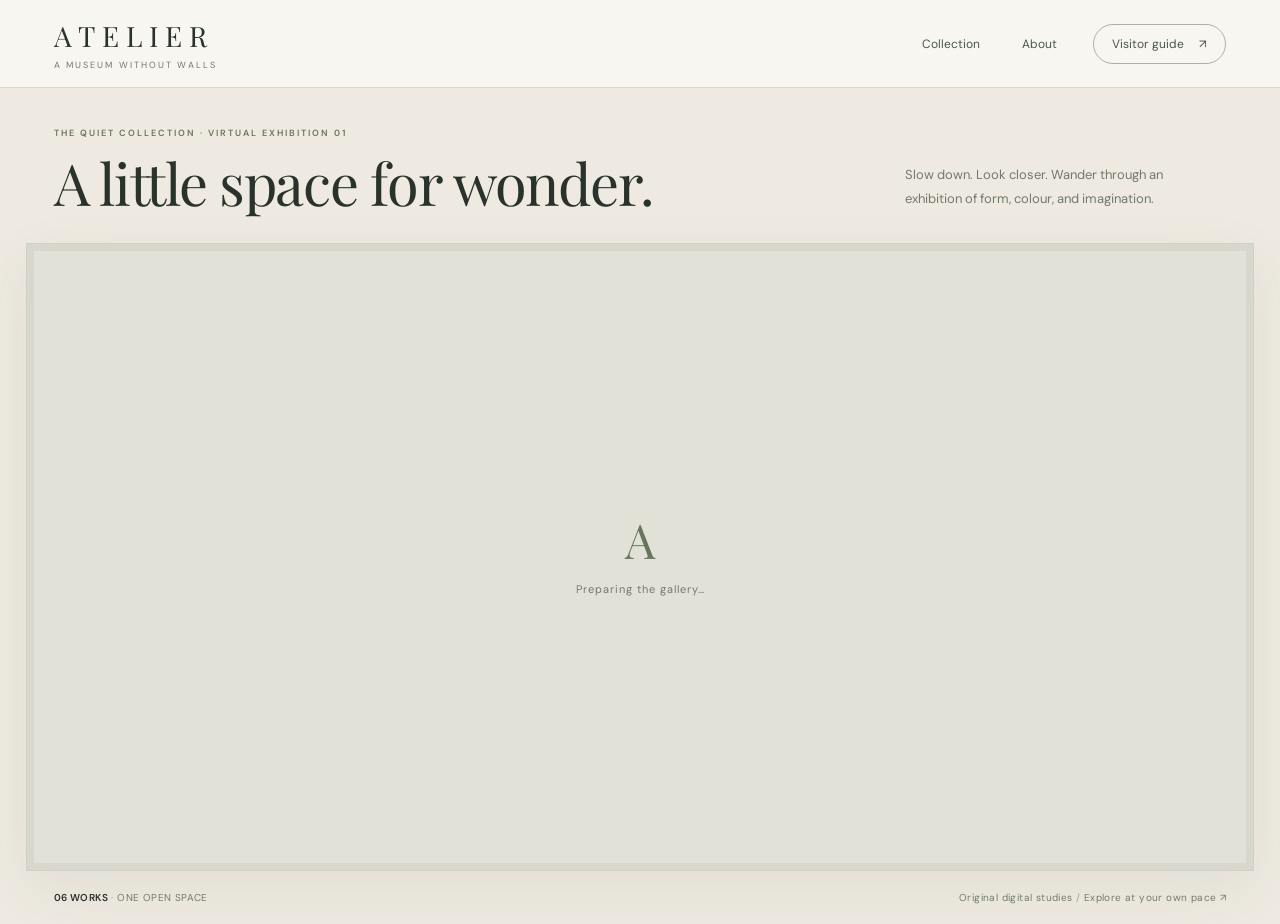
<file: thumbnail/websitemuseum/index.html>
<!doctype html>
<html lang="en">
<head>
  <meta charset="utf-8">
  <meta name="viewport" content="width=device-width, initial-scale=1">
  <meta name="theme-color" content="#eeeae1">
  <meta name="description" content="Step inside ATELIER, a walkable virtual museum of original digital art.">
  <title>ATELIER — The Quiet Collection</title>
  <link rel="preconnect" href="https://fonts.googleapis.com">
  <link rel="preconnect" href="https://fonts.gstatic.com" crossorigin>
  <link href="https://fonts.googleapis.com/css2?family=DM+Sans:wght@400;500;600&family=Playfair+Display:wght@400;500&display=swap" rel="stylesheet">
  <link rel="stylesheet" href="styles.css">
</head>
<body>
  <header class="site-header">
    <a class="brand" href="#" aria-label="ATELIER home">
      <span class="brand-name">ATELIER</span>
      <span class="brand-subtitle">A MUSEUM WITHOUT WALLS</span>
    </a>
    <nav class="main-nav" aria-label="Main navigation">
      <button class="nav-link" id="collectionBtn">Collection</button>
      <button class="nav-link" id="aboutBtn">About</button>
      <button class="nav-guide" id="guideBtn">Visitor guide <span>↗</span></button>
    </nav>
  </header>

  <main>
    <section class="intro">
      <div>
        <p class="eyebrow">THE QUIET COLLECTION · VIRTUAL EXHIBITION 01</p>
        <h1>A little space<br class="mobile-break"> for wonder.</h1>
      </div>
      <p class="intro-copy">Slow down. Look closer. Wander through an exhibition of form, colour, and imagination.</p>
    </section>

    <section class="museum-shell" aria-label="Interactive virtual museum">
      <div id="museum" class="museum">
        <div class="museum-loading" id="loading">
          <div class="loading-mark">A</div>
          <p>Preparing the gallery…</p>
        </div>
        <div class="museum-topline">
          <span><i class="live-dot"></i> GALLERY 01 / STUDIES IN STILLNESS</span>
          <span class="topline-right">INTERACTIVE EXHIBITION</span>
        </div>
        <div class="museum-actions">
          <button class="round-btn" id="homeBtn" title="Return to entrance" aria-label="Return to entrance">⌂</button>
          <button class="round-btn" id="soundBtn" title="Toggle ambient sound" aria-label="Toggle ambient sound">♫</button>
          <button class="round-btn" id="fullscreenBtn" title="Toggle fullscreen" aria-label="Toggle fullscreen">⛶</button>
        </div>
        <div class="welcome-overlay" id="welcome">
          <div class="welcome-card">
            <p class="eyebrow">WELCOME TO ATELIER</p>
            <h2>Art asks us<br>to take our time.</h2>
            <p>Enter a quiet, walkable exhibition of six original digital studies.</p>
            <button class="primary-btn" id="enterBtn">Enter the gallery <span>→</span></button>
            <small>Best experienced with headphones and a little curiosity.</small>
          </div>
        </div>
        <div class="museum-bottomline">
          <span id="statusText">A quiet place to explore.</span>
          <span class="desktop-hint">W A S D to walk <b>·</b> Drag to look <b>·</b> Click a work to explore</span>
        </div>
        <div class="mobile-pad" aria-label="Movement controls">
          <button data-move="forward" aria-label="Move forward">↑</button>
          <button data-move="left" aria-label="Move left">←</button>
          <button data-move="back" aria-label="Move backward">↓</button>
          <button data-move="right" aria-label="Move right">→</button>
        </div>
        <button class="inspect-prompt" id="inspectBtn">Explore artwork ↗</button>
        <div class="crosshair" id="crosshair" aria-hidden="true">+</div>
      </div>
    </section>
    <section class="under-gallery">
      <div><strong>06 WORKS</strong><span> · </span> ONE OPEN SPACE</div>
      <div>Original digital studies <span> / </span> Explore at your own pace ↗</div>
    </section>
  </main>

  <div class="modal" id="modal" aria-hidden="true">
    <section class="modal-panel" role="dialog" aria-modal="true" aria-labelledby="modalTitle">
      <button class="modal-close" id="closeModal" aria-label="Close dialog">×</button>
      <div id="modalContent"></div>
    </section>
  </div>
  <script type="module" src="app.js"></script>
</body>
</html>
</file>
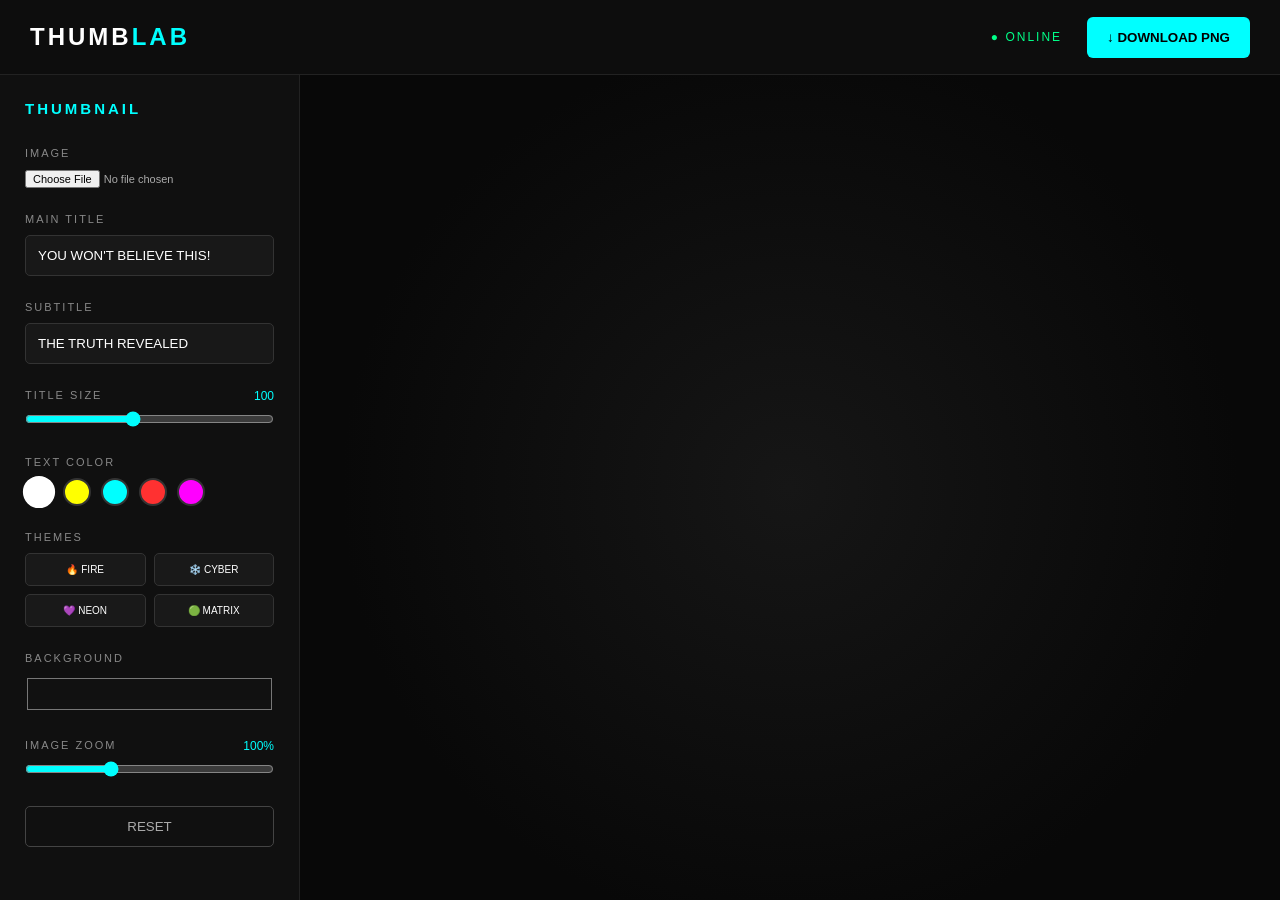
<file: python-practice/small works for practice coding/thumbnail/index.html>
<!DOCTYPE html>
<html lang="en">

<head>
    <meta charset="UTF-8">

    <meta name="viewport"
          content="width=device-width, initial-scale=1.0">
                  
    <title>Thumbnail Maker</title>

    <link rel="stylesheet"
          href="style.css">
</head>

<body>

    <!-- HEADER -->

    <header>

        <div class="logo">
            THUMB<span>LAB</span>
        </div>

        <div class="header-right">

            <div class="status">
                ● ONLINE
            </div>

            <button id="downloadBtn">
                ↓ DOWNLOAD PNG
            </button>

        </div>

    </header>


    <!-- MAIN -->

    <main>

        <!-- LEFT PANEL -->

        <aside class="sidebar">

            <h2>THUMBNAIL</h2>

            <!-- IMAGE -->

            <div class="control">

                <label>
                    IMAGE
                </label>

                <input
                    type="file"
                    id="imageInput"
                    accept="image/*">

            </div>


            <!-- TITLE -->

            <div class="control">

                <label>
                    MAIN TITLE
                </label>

                <input
                    type="text"
                    id="titleInput"
                    value="YOU WON'T BELIEVE THIS!">

            </div>


            <!-- SUBTITLE -->

            <div class="control">

                <label>
                    SUBTITLE
                </label>

                <input
                    type="text"
                    id="subtitleInput"
                    value="THE TRUTH REVEALED">

            </div>


            <!-- FONT SIZE -->

            <div class="control">

                <div class="label-row">

                    <label>
                        TITLE SIZE
                    </label>

                    <span id="sizeValue">
                        100
                    </span>

                </div>

                <input
                    type="range"
                    id="sizeInput"
                    min="40"
                    max="180"
                    value="100">

            </div>


            <!-- TEXT COLOR -->

            <div class="control">

                <label>
                    TEXT COLOR
                </label>

                <div class="color-row">

                    <button
                        class="color active"
                        data-color="#ffffff"
                        style="background:#ffffff">
                    </button>

                    <button
                        class="color"
                        data-color="#ffff00"
                        style="background:#ffff00">
                    </button>

                    <button
                        class="color"
                        data-color="#00ffff"
                        style="background:#00ffff">
                    </button>

                    <button
                        class="color"
                        data-color="#ff3131"
                        style="background:#ff3131">
                    </button>

                    <button
                        class="color"
                        data-color="#ff00ff"
                        style="background:#ff00ff">
                    </button>

                </div>

            </div>


            <!-- THEMES -->

            <div class="control">

                <label>
                    THEMES
                </label>

                <div class="themes">

                    <button
                        class="theme"
                        data-bg="#111111"
                        data-accent="#ff3131">
                        🔥 FIRE
                    </button>

                    <button
                        class="theme"
                        data-bg="#071b30"
                        data-accent="#00ffff">
                        ❄️ CYBER
                    </button>

                    <button
                        class="theme"
                        data-bg="#28104e"
                        data-accent="#ff00ff">
                        💜 NEON
                    </button>

                    <button
                        class="theme"
                        data-bg="#173d18"
                        data-accent="#39ff14">
                        🟢 MATRIX
                    </button>

                </div>

            </div>


            <!-- BACKGROUND -->

            <div class="control">

                <label>
                    BACKGROUND
                </label>

                <input
                    type="color"
                    id="backgroundInput"
                    value="#111111">

            </div>


            <!-- ZOOM -->

            <div class="control">

                <div class="label-row">

                    <label>
                        IMAGE ZOOM
                    </label>

                    <span id="zoomValue">
                        100%
                    </span>

                </div>

                <input
                    type="range"
                    id="zoomInput"
                    min="50"
                    max="200"
                    value="100">

            </div>


            <button
                id="resetBtn"
                class="reset">
                RESET
            </button>

        </aside>


        <!-- WORKSPACE -->

        <section class="workspace">

            <div class="canvas-container">

                <canvas
                    id="thumbn
</file>
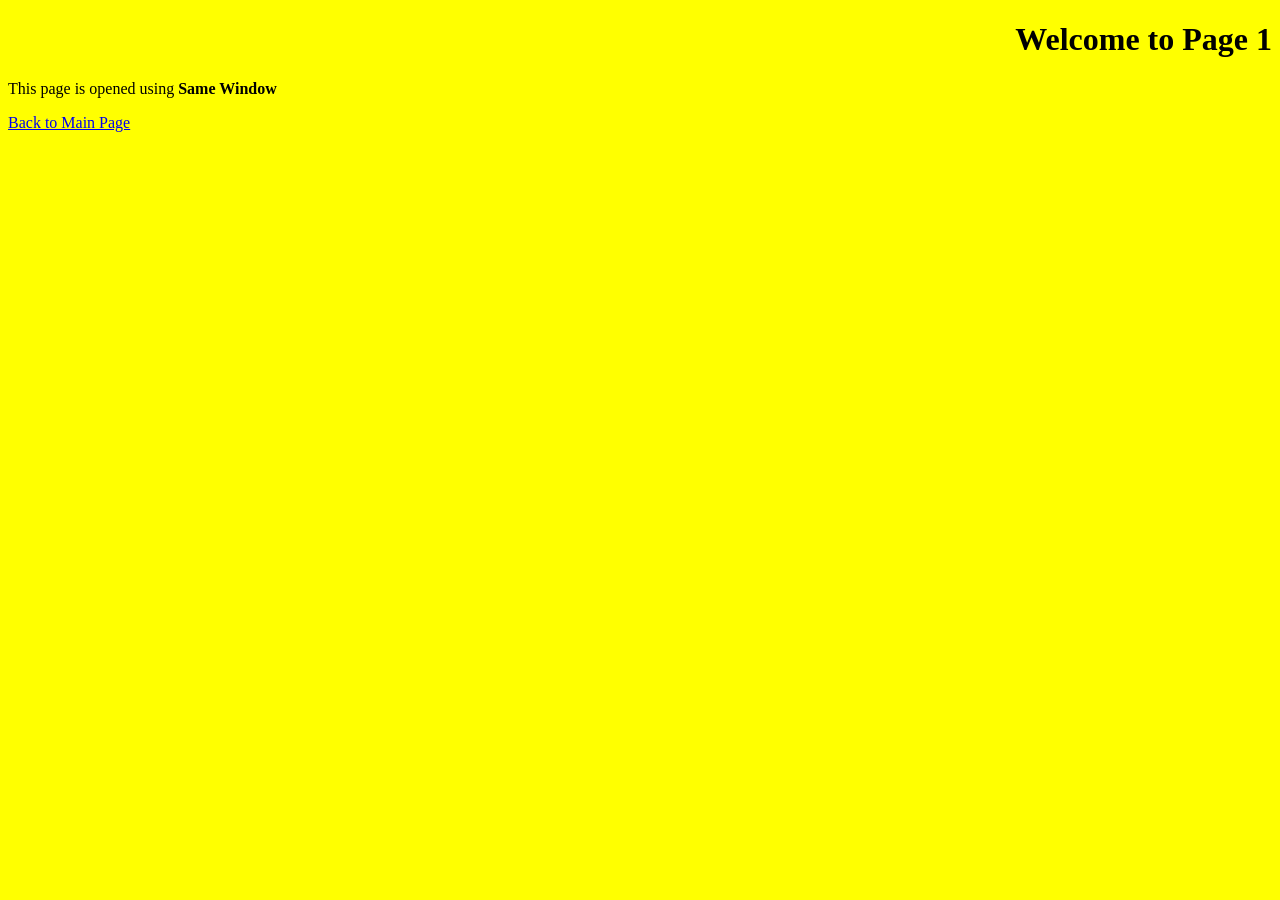
<file: student-management-system/page1.html>
<!DOCTYPE html>
<html lang="en">
<head>
    <meta charset="UTF-8">
    <title>Page 1</title>
</head>
<body bgcolor="yellow">

    <h1 align="right">Welcome to Page 1</h1>

    <p>This page is opened using <b>Same Window</b></p>

    <p>
        <a href="internet.html">Back to Main Page</a>
    </p>

</body>
</html>
</file>
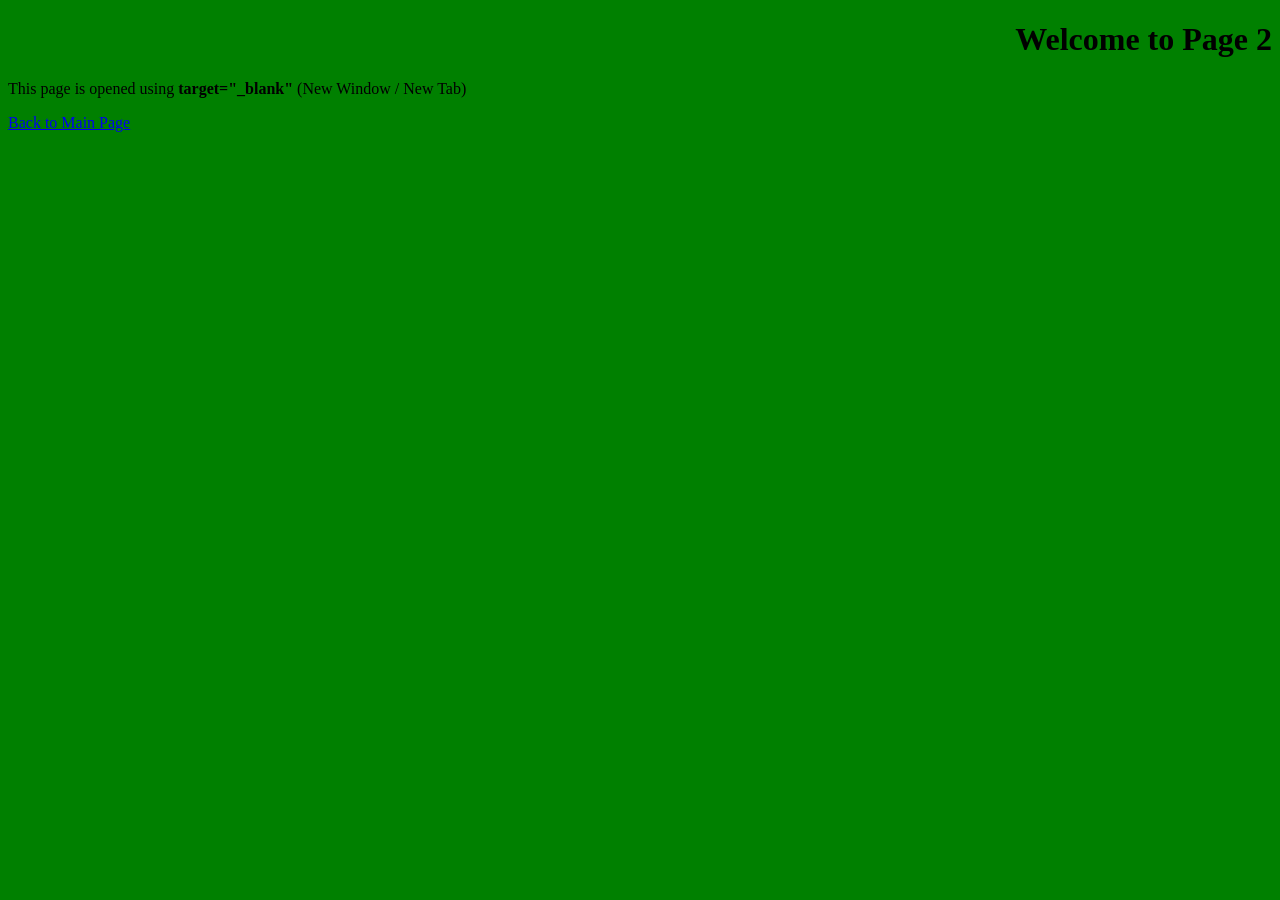
<file: student-management-system/page2.html>
<!DOCTYPE html>
<html lang="en">
<head>
    <meta charset="UTF-8">
    <title>Page 2</title>
</head>
<body bgcolor="green">

    <h1 align="right">Welcome to Page 2</h1>

    <p>
        This page is opened using <b>target="_blank"</b> (New Window / New Tab)
    </p>

    <p>
        <a href="internet.html">Back to Main Page</a>
    </p>

</body>
</html>
</file>
<file: thumbnail/style.css>
* {
    margin: 0;
    padding: 0;
    box-sizing: border-box;
}

body {
    font-family: Arial, Helvetica, sans-serif;

    background: #080808;

    color: white;

    min-height: 100vh;

    overflow-x: hidden;
}


/* =========================
   HEADER
========================= */

header {

    height: 75px;

    padding: 0 30px;

    display: flex;

    align-items: center;

    justify-content: space-between;

    background: #0d0d0d;

    border-bottom: 1px solid #222;

}

.logo {

    font-size: 24px;

    font-weight: 900;

    letter-spacing: 3px;

}

.logo span {

    color: #00ffff;

}

.header-right {

    display: flex;

    align-items: center;

    gap: 25px;

}

.status {

    font-size: 12px;

    color: #00ff88;

    letter-spacing: 2px;

}

#downloadBtn {

    border: none;

    background: #00ffff;

    color: black;

    padding: 13px 20px;

    font-weight: bold;

    cursor: pointer;

    border-radius: 6px;

    transition: 0.3s;

}

#downloadBtn:hover {

    transform: translateY(-2px);

    box-shadow:
        0 0 15px #00ffff,
        0 0 40px #00ffff;

}


/* =========================
   MAIN
========================= */

main {

    display: grid;

    grid-template-columns: 300px 1fr;

    min-height: calc(100vh - 75px);

}


/* =========================
   SIDEBAR
========================= */

.sidebar {

    background: #101010;

    border-right: 1px solid #222;

    padding: 25px;

}

.sidebar h2 {

    font-size: 15px;

    letter-spacing: 3px;

    margin-bottom: 30px;

    color: #00ffff;

}


/* =========================
   CONTROLS
========================= */

.control {

    margin-bottom: 25px;

}

.control label {

    display: block;

    font-size: 11px;

    letter-spacing: 2px;

    color: #888;

    margin-bottom: 10px;

}

.control input[type="text"] {

    width: 100%;

    padding: 12px;

    background: #181818;

    color: white;

    border: 1px solid #333;

    border-radius: 5px;

    outline: none;

}

.control input[type="text"]:focus {

    border-color: #00ffff;

    box-shadow: 0 0 10px #00ffff22;

}


/* FILE */

input[type="file"] {

    width: 100%;

    color: #aaa;

    font-size: 11px;

}


/* RANGE */

input[type="range"] {

    width: 100%;

    cursor: pointer;

    accent-color: #00ffff;

}


/* LABEL ROW */

.label-row {

    display: flex;

    justify-content: space-between;

}

.label-row span {

    color: #00ffff;

    font-size: 12px;

}


/* =========================
   COLORS
========================= */

.color-row {

    display: flex;

    gap: 10px;

}

.color {

    width: 28px;

    height: 28px;

    border-radius: 50%;

    border: 2px solid #333;

    cursor: pointer;

}

.color.active {

    border-color: white;

    transform: scale(1.15);

}


/* =========================
   THEMES
========================= */

.themes {

    display: grid;

    grid-template-columns: 1fr 1fr;

    gap: 8px;

}

.theme {

    padding: 10px 5px;

    background: #191919;

    border: 1px solid #333;

    color: white;

    cursor: pointer;

    font-size: 10px;

    border-radius: 5px;

    transition: 0.2s;

}

.theme:hover {

    border-color: #00ffff;

    transform: translateY(-2px);

}


/* =========================
   BACKGROUND COLOR
========================= */

#backgroundInput {

    width: 100%;

    height: 40px;

    border: none;

    background: none;

    cursor: pointer;

}


/* =========================
   RESET
========================= */

.reset {

    width: 100%;

    padding: 12px;

    background: transparent;

    border: 1px solid #444;

    color: #aaa;

    cursor: pointer;

    border-radius: 5px;

    transition: 0.3s;

}

.reset:hover {

    border-color: #ff3131;

    color: #ff3131;

}


/* =========================
   WORKSPACE
========================= */

.workspace {

    display: flex;

    flex-direction: column;

    justify-content: center;

    align-items: center;

    padding: 40px;

    background:
        radial-gradient(
            circle at center,
            #161616,
            #080808 70%
        );

}


/* =========================
   CANVAS
========================= */

.canvas-container {

    width: min(90%, 1000px);

    box-shadow:
        0 0 30px #000,
        0 0 80px #00ffff11;

}

canvas {

    display: block;

    width: 100%;

    height: auto;

    background: #111;

    cursor: grab;

}

canvas:active {

    cursor: grabbing;

}


/* =========================
   TIP
========================= */

.tip {

    margin-top: 20px;

    color: #666;

    font-size: 12px;

    letter-spacing: 1px;

}


/* =========================
   MOBILE
========================= */

@media (max-width: 900px) {

    main {

        grid-template-columns: 1fr;

    }

    .sidebar {

        border-right: none;

        border-bottom: 1px solid #222;

    }

    .workspace {

        padding: 20px;

    }

    header {

        padding: 0 15px;

    }

    .status {

        display: none;

    }

    .header-right {

        gap: 10px;

    }

}
</file>
<file: python-quiz-game/new/style.css>
* {
    margin: 0;
    padding: 0;
    box-sizing: border-box;
}

html {
    scroll-behavior: smooth;
}

body {
    background: #050505;
    color: white;
    font-family: Arial, sans-serif;
    overflow-x: hidden;
}

/* =========================
   CURSOR
========================= */

.cursor {
    position: fixed;

    width: 20px;
    height: 20px;

    border: 1px solid #00ffff;
    border-radius: 50%;

    pointer-events: none;

    z-index: 9999;

    transform: translate(-50%, -50%);

    box-shadow: 0 0 20px #00ffff;
}

/* =========================
   GRID
========================= */

.grid {
    position: fixed;

    width: 200%;
    height: 200%;

    left: -50%;
    top: 40%;

    background-image:
        linear-gradient(#00ffff22 1px, transparent 1px),
        linear-gradient(90deg, #00ffff22 1px, transparent 1px);

    background-size: 60px 60px;

    transform:
        perspective(500px)
        rotateX(60deg);

    animation: gridMove 5s linear infinite;

    z-index: -2;
}

@keyframes gridMove {

    from {
        transform:
            perspective(500px)
            rotateX(60deg)
            translateY(0);
    }

    to {
        transform:
            perspective(500px)
            rotateX(60deg)
            translateY(60px);
    }
}

/* =========================
   HEADER
========================= */

header {
    position: fixed;

    top: 0;
    left: 0;

    width: 100%;

    padding: 25px 7%;

    display: flex;
    justify-content: space-between;
    align-items: center;

    z-index: 1000;

    background: rgba(5, 5, 5, 0.7);

    backdrop-filter: blur(15px);

    border-bottom: 1px solid #00ffff33;
}

.logo {
    font-size: 22px;
    font-weight: bold;
    letter-spacing: 3px;
}

.logo span {
    color: #ff00ff;
}

nav {
    display: flex;
    gap: 35px;
}

nav a {
    color: #aaa;

    text-decoration: none;

    font-size: 13px;

    letter-spacing: 2px;

    transition: 0.3s;
}

nav a:hover {
    color: #00ffff;

    text-shadow:
        0 0 10px #00ffff;
}

#menuBtn {
    display: none;

    background: none;

    border: none;

    color: #00ffff;

    font-size: 25px;
}

/* =========================
   HERO
========================= */

.hero {
    min-height: 100vh;

    padding: 150px 10% 80px;

    display: flex;

    justify-content: space-between;

    align-items: center;

    gap: 80px;
}

.hero-text {
    max-width: 700px;

    animation: heroIn 1.5s ease;
}

@keyframes heroIn {

    from {
        opacity: 0;
        transform: translateX(-80px);
    }

    to {
        opacity: 1;
        transform: translateX(0);
    }
}

.tag {
    color: #00ffff;

    letter-spacing: 5px;

    font-size: 12px;

    margin-bottom: 25px;
}

.hero h1 {
    position: relative;

    font-size: clamp(60px, 10vw, 130px);

    line-height: 0.9;

    letter-spacing: -5px;

    color: white;
}

.hero h1::before,
.hero h1::after {
    content: attr(data-text);

    position: absolute;

    left: 0;

    top: 0;

    opacity: 0.7;
}

.hero h1::before {
    color: #ff00ff;

    transform: translate(3px, -2px);

    clip-path: inset(40% 0 30% 0);
}

.hero h1::after {
    color: #00ffff;

    transform: translate(-3px, 2px);

    clip-path: inset(70% 0 10% 0);
}

.hero h2 {
    font-size: clamp(30px, 5vw, 60px);

    margin-top: 25px;
}

.hero h2 span {
    color: #00ffff;

    text-shadow:
        0 0 20px #00ffff;
}

.description {
    color: #888;

    line-height: 1.8;

    max-width: 500px;

    margin-top: 25px;
}

/* =========================
   BUTTONS
========================= */

.buttons {
    display: flex;

    gap: 20px;

    margin-top: 40px;
}

.neon-btn,
.outline-btn {
    padding: 15px 30px;

    cursor: pointer;

    font-weight: bold;

    letter-spacing: 2px;

    transition: 0.3s;
}

.neon-btn {
    background: #00ffff;

    border: 1px solid #00ffff;

    color: black;
}

.neon-btn:hover {
    box-shadow:
        0 0 15px #00ffff,
        0 0 50px #00ffff;

    transform: translateY(-5px);
}

.outline-btn {
    background: transparent;

    border: 1px solid #ff00ff;

    color: #ff00ff;
}

.outline-btn:hover {
    background: #ff00ff;

    color: black;

    box-shadow:
        0 0 20px #ff00ff;

    transform: translateY(-5px);
}

/* =========================
   ORB
========================= */

.orb {
    position: relative;

    width: 350px;
    height: 350px;

    flex-shrink: 0;

    display: flex;

    justify-content: center;

    align-items: center;
}

.orb-inner {
    width: 170px;
    height: 170px;

    border-radius: 50%;

    display: flex;

    justify-content: center;
    align-items: center;

    font-size: 50px;

    font-weight: bold;

    color: #00ffff;

    border: 2px solid #00ffff;

    box-shadow:
        0 0 30px #00ffff,
        inset 0 0 30px #00ffff;

    animation: pulse 2s infinite;
}

@keyframes pulse {

    0%, 100% {
        transform: scale(1);
    }

    50% {
        transform: scale(1.08);
    }
}

.ring {
    position: absolute;

    border: 1px solid #00ffff;

    border-radius: 50%;

    width: 100%;
    height: 100%;
}

.ring1 {
    animation: spin 8s linear infinite;
}

.ring2 {
    width: 80%;
    height: 120%;

    border-color: #ff00ff;

    animation: spin 10s linear infinite reverse;
}

.ring3 {
    width: 120%;
    height: 70%;

    animation: spin 6s linear infinite;
}

@keyframes spin {

    from {
        transform: rotate(0deg);
    }

    to {
        transform: rotate(360deg);
    }
}

/* =========================
   ABOUT
========================= */

.about,
.future {
    padding: 130px 10%;

    min-height: 100vh;
}

.section-label {
    color: #ff00ff;

    letter-spacing: 4px;

    margin-bottom: 25px;
}

.about h2,
.future h2 {
    font-size: clamp(40px, 7vw, 80px);

    margin-bottom: 25px;
}

.about h2 span,
.future h2 span {
    color: #00ffff;
}

.about > p {
    max-width: 650px;

    color: #888;

    line-height: 1.8;

    margin-bottom: 60px;
}

/* =========================
   CARDS
========================= */

.cards {
    display: grid;

    grid-template-columns:
        repeat(3, 1fr);

    gap: 25px;
}

.card {
    min-height: 280px;

    padding: 35px;

    border: 1px solid #ffffff15;

    background: #ffffff05;

    position: relative;

    transition: 0.4s;
}

.card:hover {
    border-color: #00ffff;

    transform:
        translateY(-15px)
        rotateX(5deg);

    box-shadow:
        0 0 30px #00ffff22;
}

.card span {
    color: #ff00ff;

    font-size: 12px;
}

.card h3 {
    font-size: 35px;

    margin: 50px 0 20px;
}

.card p {
    color: #777;

    line-height: 1.7;
}

/* =========================
   COUNTDOWN
========================= */

.future {
    text-align: center;
}

.countdown {
    display: flex;

    justify-content: center;

    gap: 25px;

    margin-top: 80px;

    flex-wrap: wrap;
}

.countdown div {
    width: 150px;

    padding: 30px 15px;

    border: 1px solid #00ffff55;

    background: #00ffff08;

    transition: 0.3s;
}

.countdown div:hover {
    transform: scale(1.08);

    box-shadow:
        0 0 30px #00ffff33;
}

.countdown strong {
    display: block;

    font-size: 50px;

    color: #00ffff;
}

.countdown small {
    color: #777;

    letter-spacing: 3px;
}

/* =========================
   FOOTER
========================= */

footer {
    padding: 40px 10%;

    display: flex;

    justify-content: space-between;

    border-top: 1px solid #ffffff15;

    color: #555;
}

footer span {
    color: #00ffff;
}

/* =========================
   MOBILE
========================= */

@media (max-width: 850px) {

    nav {
        display: none;
    }

    #menuBtn {
        display: block;
    }

    .hero {
        flex-direction: column;

        text-align: center;

        padding-top: 150px;
    }

    .description {
        margin-left: auto;
        margin-right: auto;
    }

    .buttons {
        justify-content: center;
    }

    .orb {
        width: 280px;
        height: 280px;
    }

    .cards {
        grid-template-columns: 1fr;
    }

    footer {
        flex-direction: column;

        gap: 15px;

        text-align: center;
    }
}
</file>
<file: python-quiz-game/thumbnail/style.css>
* {
    margin: 0;
    padding: 0;
    box-sizing: border-box;
}

body {
    font-family: Arial, Helvetica, sans-serif;

    background: #080808;

    color: white;

    min-height: 100vh;

    overflow-x: hidden;
}


/* =========================
   HEADER
========================= */

header {

    height: 75px;

    padding: 0 30px;

    display: flex;

    align-items: center;

    justify-content: space-between;

    background: #0d0d0d;

    border-bottom: 1px solid #222;

}

.logo {

    font-size: 24px;

    font-weight: 900;

    letter-spacing: 3px;

}

.logo span {

    color: #00ffff;

}

.header-right {

    display: flex;

    align-items: center;

    gap: 25px;

}

.status {

    font-size: 12px;

    color: #00ff88;

    letter-spacing: 2px;

}

#downloadBtn {

    border: none;

    background: #00ffff;

    color: black;

    padding: 13px 20px;

    font-weight: bold;

    cursor: pointer;

    border-radius: 6px;

    transition: 0.3s;

}

#downloadBtn:hover {

    transform: translateY(-2px);

    box-shadow:
        0 0 15px #00ffff,
        0 0 40px #00ffff;

}


/* =========================
   MAIN
========================= */

main {

    display: grid;

    grid-template-columns: 300px 1fr;

    min-height: calc(100vh - 75px);

}


/* =========================
   SIDEBAR
========================= */

.sidebar {

    background: #101010;

    border-right: 1px solid #222;

    padding: 25px;

}

.sidebar h2 {

    font-size: 15px;

    letter-spacing: 3px;

    margin-bottom: 30px;

    color: #00ffff;

}


/* =========================
   CONTROLS
========================= */

.control {

    margin-bottom: 25px;

}

.control label {

    display: block;

    font-size: 11px;

    letter-spacing: 2px;

    color: #888;

    margin-bottom: 10px;

}

.control input[type="text"] {

    width: 100%;

    padding: 12px;

    background: #181818;

    color: white;

    border: 1px solid #333;

    border-radius: 5px;

    outline: none;

}

.control input[type="text"]:focus {

    border-color: #00ffff;

    box-shadow: 0 0 10px #00ffff22;

}


/* FILE */

input[type="file"] {

    width: 100%;

    color: #aaa;

    font-size: 11px;

}


/* RANGE */

input[type="range"] {

    width: 100%;

    cursor: pointer;

    accent-color: #00ffff;

}


/* LABEL ROW */

.label-row {

    display: flex;

    justify-content: space-between;

}

.label-row span {

    color: #00ffff;

    font-size: 12px;

}


/* =========================
   COLORS
========================= */

.color-row {

    display: flex;

    gap: 10px;

}

.color {

    width: 28px;

    height: 28px;

    border-radius: 50%;

    border: 2px solid #333;

    cursor: pointer;

}

.color.active {

    border-color: white;

    transform: scale(1.15);

}


/* =========================
   THEMES
========================= */

.themes {

    display: grid;

    grid-template-columns: 1fr 1fr;

    gap: 8px;

}

.theme {

    padding: 10px 5px;

    background: #191919;

    border: 1px solid #333;

    color: white;

    cursor: pointer;

    font-size: 10px;

    border-radius: 5px;

    transition: 0.2s;

}

.theme:hover {

    border-color: #00ffff;

    transform: translateY(-2px);

}


/* =========================
   BACKGROUND COLOR
========================= */

#backgroundInput {

    width: 100%;

    height: 40px;

    border: none;

    background: none;

    cursor: pointer;

}


/* =========================
   RESET
========================= */

.reset {

    width: 100%;

    padding: 12px;

    background: transparent;

    border: 1px solid #444;

    color: #aaa;

    cursor: pointer;

    border-radius: 5px;

    transition: 0.3s;

}

.reset:hover {

    border-color: #ff3131;

    color: #ff3131;

}


/* =========================
   WORKSPACE
========================= */

.workspace {

    display: flex;

    flex-direction: column;

    justify-content: center;

    align-items: center;

    padding: 40px;

    background:
        radial-gradient(
            circle at center,
            #161616,
            #080808 70%
        );

}


/* =========================
   CANVAS
========================= */

.canvas-container {

    width: min(90%, 1000px);

    box-shadow:
        0 0 30px #000,
        0 0 80px #00ffff11;

}

canvas {

    display: block;

    width: 100%;

    height: auto;

    background: #111;

    cursor: grab;

}

canvas:active {

    cursor: grabbing;

}


/* =========================
   TIP
========================= */

.tip {

    margin-top: 20px;

    color: #666;

    font-size: 12px;

    letter-spacing: 1px;

}


/* =========================
   MOBILE
========================= */

@media (max-width: 900px) {

    main {

        grid-template-columns: 1fr;

    }

    .sidebar {

        border-right: none;

        border-bottom: 1px solid #222;

    }

    .workspace {

        padding: 20px;

    }

    header {

        padding: 0 15px;

    }

    .status {

        display: none;

    }

    .header-right {

        gap: 10px;

    }

}
</file>
<file: python-quiz-game/web/style.css>
* {
    margin: 0;
    padding: 0;
    box-sizing: border-box;
    scroll-behavior: smooth;
}

body {
    font-family: Arial, sans-serif;
    background: #080808;
    color: white;
    overflow-x: hidden;
}

/* =========================
   NAVBAR
========================= */

nav {
    position: fixed;
    top: 0;
    width: 100%;
    padding: 25px 8%;

    display: flex;
    justify-content: space-between;
    align-items: center;

    z-index: 1000;

    backdrop-filter: blur(10px);
}

.logo {
    font-size: 28px;
    font-weight: bold;
    letter-spacing: 3px;
}

.logo span,
h1 span,
h2 span,
.section-title span,
footer span {
    color: #00ffff;
}

.nav-links {
    display: flex;
    gap: 35px;
}

.nav-links a {
    color: white;
    text-decoration: none;
    font-size: 15px;

    position: relative;

    transition: 0.3s;
}

.nav-links a:hover {
    color: #00ffff;
}

.nav-links a::after {
    content: "";

    position: absolute;

    width: 0;
    height: 2px;

    bottom: -8px;
    left: 0;

    background: #00ffff;

    transition: 0.3s;
}

.nav-links a:hover::after {
    width: 100%;
}

/* =========================
   HERO
========================= */

.hero {
    min-height: 100vh;

    display: flex;
    align-items: center;
    justify-content: space-between;

    padding: 120px 10%;

    position: relative;
}

.hero-content {
    max-width: 650px;

    animation: fadeUp 1s ease;
}

.small-text {
    color: #00ffff;
    letter-spacing: 5px;
    margin-bottom: 15px;
}

h1 {
    font-size: clamp(50px, 8vw, 90px);
    line-height: 1;
}

.hero h2 {
    font-size: 30px;
    margin-top: 25px;
}

.description {
    color: #aaa;
    line-height: 1.8;
    margin-top: 20px;
    max-width: 550px;
}

/* =========================
   BUTTONS
========================= */

.buttons {
    display: flex;
    gap: 20px;
    margin-top: 35px;
}

.btn {
    padding: 15px 28px;

    text-decoration: none;

    border-radius: 30px;

    transition: 0.3s;

    font-weight: bold;
}

.primary {
    background: #00ffff;
    color: black;
}

.primary:hover {
    transform: translateY(-5px);
    box-shadow: 0 0 30px #00ffff;
}

.secondary {
    border: 1px solid #00ffff;
    color: #00ffff;
}

.secondary:hover {
    background: #00ffff;
    color: black;
}

/* =========================
   HERO CIRCLE
========================= */

.hero-circle {
    width: 350px;
    height: 350px;

    border-radius: 50%;

    border: 2px solid #00ffff;

    display: flex;
    align-items: center;
    justify-content: center;

    animation: float 4s ease-in-out infinite;

    box-shadow:
        0 0 30px #00ffff,
        inset 0 0 30px #00ffff;
}

.circle-content {
    font-size: 80px;
    color: #00ffff;

    text-shadow: 0 0 30px #00ffff;
}

/* =========================
   SECTIONS
========================= */

.section {
    padding: 120px 10%;
    min-height: 70vh;
}

.section-title {
    font-size: 50px;
    text-align: center;
    margin-bottom: 70px;
}

/* =========================
   ABOUT
========================= */

.about-card {
    max-width: 900px;
    margin: auto;

    padding: 40px;

    border: 1px solid #222;
    border-radius: 20px;

    background: rgba(255, 255, 255, 0.03);

    display: flex;
    align-items: center;
    gap: 30px;

    transition: 0.4s;
}

.about-card:hover {
    transform: translateY(-10px);
    border-color: #00ffff;
    box-shadow: 0 0 30px rgba(0, 255, 255, 0.15);
}

.about-icon {
    font-size: 60px;
}

.about-card h3 {
    font-size: 25px;
    margin-bottom: 15px;
}

.about-card p {
    color: #aaa;
    line-height: 1.8;
}

/* =========================
   SKILLS
========================= */

.skills-container {
    max-width: 800px;
    margin: auto;
}

.skill {
    margin-bottom: 30px;
}

.skill-info {
    display: flex;
    justify-content: space-between;
    margin-bottom: 10px;
}

.skill-bar {
    height: 8px;

    background: #222;

    border-radius: 10px;

    overflow: hidden;
}

.skill-progress {
    height: 100%;

    width: 0;

    background: #00ffff;

    box-shadow: 0 0 15px #00ffff;

    transition: width 2s ease;
}

.python {
    width: 85%;
}

.html {
    width: 90%;
}

.css {
    width: 80%;
}

.javascript {
    width: 70%;
}

/* =========================
   PROJECTS
========================= */

.projects {
    display: grid;

    grid-template-columns:
        repeat(auto-fit, minmax(250px, 1fr));

    gap: 30px;
}

.project-card {
    padding: 35px;

    min-height: 280px;

    border: 1px solid #222;

    border-radius: 20px;

    background: #0d0d0d;

    position: relative;

    overflow: hidden;

    transition: 0.4s;
}

.project-card::before {
    content: "";

    position: absolute;

    width: 100px;
    height: 100px;

    background: #00ffff;

    filter: blur(80px);

    opacity: 0;

    transition: 0.4s;
}

.project-card:hover::before {
    opacity: 0.5;
}

.project-card:hover {
    transform: translateY(-15px);
    border-color: #00ffff;
}

.project-number {
    color: #00ffff;
    font-size: 14px;
    margin-bottom: 30px;
}

.project-card h3 {
    font-size: 25px;
    margin-bottom: 20px;
}

.project-card p {
    color: #aaa;
    line-height: 1.7;
}

.project-link {
    display: inline-block;

    margin-top: 25px;

    color: #00ffff;

    text-decoration: none;
}

/* =========================
   FOOTER
========================= */

footer {
    padding: 80px 10%;
    text-align: center;

    border-top: 1px solid #222;
}

footer h2 {
    font-size: 35px;
    margin-bottom: 20px;
}

footer p {
    color: #777;
}

/* =========================
   BACKGROUND
========================= */

.background span {
    position: fixed;

    width: 4px;
    height: 4px;

    background: #00ffff;

    border-radius: 50%;

    box-shadow: 0 0 15px #00ffff;

    animation: stars 10s linear infinite;

    z-index: -1;
}

.background span:nth-child(1) {
    left: 10%;
    animation-duration: 8s;
}

.background span:nth-child(2) {
    left: 30%;
    animation-duration: 12s;
}

.background span:nth-child(3) {
    left: 50%;
    animation-duration: 7s;
}

.background span:nth-child(4) {
    left: 70%;
    animation-duration: 10s;
}

.background span:nth-child(5) {
    left: 90%;
    animation-duration: 9s;
}

/* =========================
   ANIMATIONS
========================= */

@keyframes fadeUp {

    from {
        opacity: 0;
        transform: translateY(50px);
    }

    to {
        opacity: 1;
        transform: translateY(0);
    }

}

@keyframes float {

    0%, 100% {
        transform: translateY(0);
    }

    50% {
        transform: translateY(-20px);
    }

}

@keyframes stars {

    from {
        top: 100%;
    }

    to {
        top: -10%;
    }

}

/* =========================
   RESPONSIVE
========================= */

@media (max-width: 800px) {

    nav {
        padding: 20px;
    }

    .nav-links {
        display: none;
    }

    .hero {
        flex-direction: column;
        text-align: center;
        gap: 70px;
        padding: 130px 20px 80px;
    }

    .hero-circle {
        width: 250px;
        height: 250px;
    }

    .circle-content {
        font-size: 60px;
    }

    .buttons {
        justify-content: center;
        flex-wrap: wrap;
    }

    .section {
        padding: 80px 20px;
    }

    .about-card {
        flex-direction: column;
        text-align: center;
    }

}
</file>
<file: thumbnail/new/style.css>
* {
    margin: 0;
    padding: 0;
    box-sizing: border-box;
}

html {
    scroll-behavior: smooth;
}

body {
    background: #050505;
    color: white;
    font-family: Arial, sans-serif;
    overflow-x: hidden;
}

/* =========================
   CURSOR
========================= */

.cursor {
    position: fixed;

    width: 20px;
    height: 20px;

    border: 1px solid #00ffff;
    border-radius: 50%;

    pointer-events: none;

    z-index: 9999;

    transform: translate(-50%, -50%);

    box-shadow: 0 0 20px #00ffff;
}

/* =========================
   GRID
========================= */

.grid {
    position: fixed;

    width: 200%;
    height: 200%;

    left: -50%;
    top: 40%;

    background-image:
        linear-gradient(#00ffff22 1px, transparent 1px),
        linear-gradient(90deg, #00ffff22 1px, transparent 1px);

    background-size: 60px 60px;

    transform:
        perspective(500px)
        rotateX(60deg);

    animation: gridMove 5s linear infinite;

    z-index: -2;
}

@keyframes gridMove {

    from {
        transform:
            perspective(500px)
            rotateX(60deg)
            translateY(0);
    }

    to {
        transform:
            perspective(500px)
            rotateX(60deg)
            translateY(60px);
    }
}

/* =========================
   HEADER
========================= */

header {
    position: fixed;

    top: 0;
    left: 0;

    width: 100%;

    padding: 25px 7%;

    display: flex;
    justify-content: space-between;
    align-items: center;

    z-index: 1000;

    background: rgba(5, 5, 5, 0.7);

    backdrop-filter: blur(15px);

    border-bottom: 1px solid #00ffff33;
}

.logo {
    font-size: 22px;
    font-weight: bold;
    letter-spacing: 3px;
}

.logo span {
    color: #ff00ff;
}

nav {
    display: flex;
    gap: 35px;
}

nav a {
    color: #aaa;

    text-decoration: none;

    font-size: 13px;

    letter-spacing: 2px;

    transition: 0.3s;
}

nav a:hover {
    color: #00ffff;

    text-shadow:
        0 0 10px #00ffff;
}

#menuBtn {
    display: none;

    background: none;

    border: none;

    color: #00ffff;

    font-size: 25px;
}

/* =========================
   HERO
========================= */

.hero {
    min-height: 100vh;

    padding: 150px 10% 80px;

    display: flex;

    justify-content: space-between;

    align-items: center;

    gap: 80px;
}

.hero-text {
    max-width: 700px;

    animation: heroIn 1.5s ease;
}

@keyframes heroIn {

    from {
        opacity: 0;
        transform: translateX(-80px);
    }

    to {
        opacity: 1;
        transform: translateX(0);
    }
}

.tag {
    color: #00ffff;

    letter-spacing: 5px;

    font-size: 12px;

    margin-bottom: 25px;
}

.hero h1 {
    position: relative;

    font-size: clamp(60px, 10vw, 130px);

    line-height: 0.9;

    letter-spacing: -5px;

    color: white;
}

.hero h1::before,
.hero h1::after {
    content: attr(data-text);

    position: absolute;

    left: 0;

    top: 0;

    opacity: 0.7;
}

.hero h1::before {
    color: #ff00ff;

    transform: translate(3px, -2px);

    clip-path: inset(40% 0 30% 0);
}

.hero h1::after {
    color: #00ffff;

    transform: translate(-3px, 2px);

    clip-path: inset(70% 0 10% 0);
}

.hero h2 {
    font-size: clamp(30px, 5vw, 60px);

    margin-top: 25px;
}

.hero h2 span {
    color: #00ffff;

    text-shadow:
        0 0 20px #00ffff;
}

.description {
    color: #888;

    line-height: 1.8;

    max-width: 500px;

    margin-top: 25px;
}

/* =========================
   BUTTONS
========================= */

.buttons {
    display: flex;

    gap: 20px;

    margin-top: 40px;
}

.neon-btn,
.outline-btn {
    padding: 15px 30px;

    cursor: pointer;

    font-weight: bold;

    letter-spacing: 2px;

    transition: 0.3s;
}

.neon-btn {
    background: #00ffff;

    border: 1px solid #00ffff;

    color: black;
}

.neon-btn:hover {
    box-shadow:
        0 0 15px #00ffff,
        0 0 50px #00ffff;

    transform: translateY(-5px);
}

.outline-btn {
    background: transparent;

    border: 1px solid #ff00ff;

    color: #ff00ff;
}

.outline-btn:hover {
    background: #ff00ff;

    color: black;

    box-shadow:
        0 0 20px #ff00ff;

    transform: translateY(-5px);
}

/* =========================
   ORB
========================= */

.orb {
    position: relative;

    width: 350px;
    height: 350px;

    flex-shrink: 0;

    display: flex;

    justify-content: center;

    align-items: center;
}

.orb-inner {
    width: 170px;
    height: 170px;

    border-radius: 50%;

    display: flex;

    justify-content: center;
    align-items: center;

    font-size: 50px;

    font-weight: bold;

    color: #00ffff;

    border: 2px solid #00ffff;

    box-shadow:
        0 0 30px #00ffff,
        inset 0 0 30px #00ffff;

    animation: pulse 2s infinite;
}

@keyframes pulse {

    0%, 100% {
        transform: scale(1);
    }

    50% {
        transform: scale(1.08);
    }
}

.ring {
    position: absolute;

    border: 1px solid #00ffff;

    border-radius: 50%;

    width: 100%;
    height: 100%;
}

.ring1 {
    animation: spin 8s linear infinite;
}

.ring2 {
    width: 80%;
    height: 120%;

    border-color: #ff00ff;

    animation: spin 10s linear infinite reverse;
}

.ring3 {
    width: 120%;
    height: 70%;

    animation: spin 6s linear infinite;
}

@keyframes spin {

    from {
        transform: rotate(0deg);
    }

    to {
        transform: rotate(360deg);
    }
}

/* =========================
   ABOUT
========================= */

.about,
.future {
    padding: 130px 10%;

    min-height: 100vh;
}

.section-label {
    color: #ff00ff;

    letter-spacing: 4px;

    margin-bottom: 25px;
}

.about h2,
.future h2 {
    font-size: clamp(40px, 7vw, 80px);

    margin-bottom: 25px;
}

.about h2 span,
.future h2 span {
    color: #00ffff;
}

.about > p {
    max-width: 650px;

    color: #888;

    line-height: 1.8;

    margin-bottom: 60px;
}

/* =========================
   CARDS
========================= */

.cards {
    display: grid;

    grid-template-columns:
        repeat(3, 1fr);

    gap: 25px;
}

.card {
    min-height: 280px;

    padding: 35px;

    border: 1px solid #ffffff15;

    background: #ffffff05;

    position: relative;

    transition: 0.4s;
}

.card:hover {
    border-color: #00ffff;

    transform:
        translateY(-15px)
        rotateX(5deg);

    box-shadow:
        0 0 30px #00ffff22;
}

.card span {
    color: #ff00ff;

    font-size: 12px;
}

.card h3 {
    font-size: 35px;

    margin: 50px 0 20px;
}

.card p {
    color: #777;

    line-height: 1.7;
}

/* =========================
   COUNTDOWN
========================= */

.future {
    text-align: center;
}

.countdown {
    display: flex;

    justify-content: center;

    gap: 25px;

    margin-top: 80px;

    flex-wrap: wrap;
}

.countdown div {
    width: 150px;

    padding: 30px 15px;

    border: 1px solid #00ffff55;

    background: #00ffff08;

    transition: 0.3s;
}

.countdown div:hover {
    transform: scale(1.08);

    box-shadow:
        0 0 30px #00ffff33;
}

.countdown strong {
    display: block;

    font-size: 50px;

    color: #00ffff;
}

.countdown small {
    color: #777;

    letter-spacing: 3px;
}

/* =========================
   FOOTER
========================= */

footer {
    padding: 40px 10%;

    display: flex;

    justify-content: space-between;

    border-top: 1px solid #ffffff15;

    color: #555;
}

footer span {
    color: #00ffff;
}

/* =========================
   MOBILE
========================= */

@media (max-width: 850px) {

    nav {
        display: none;
    }

    #menuBtn {
        display: block;
    }

    .hero {
        flex-direction: column;

        text-align: center;

        padding-top: 150px;
    }

    .description {
        margin-left: auto;
        margin-right: auto;
    }

    .buttons {
        justify-content: center;
    }

    .orb {
        width: 280px;
        height: 280px;
    }

    .cards {
        grid-template-columns: 1fr;
    }

    footer {
        flex-direction: column;

        gap: 15px;

        text-align: center;
    }
}
</file>
<file: thumbnail/web/style.css>
* {
    margin: 0;
    padding: 0;
    box-sizing: border-box;
    scroll-behavior: smooth;
}

body {
    font-family: Arial, sans-serif;
    background: #080808;
    color: white;
    overflow-x: hidden;
}

/* =========================
   NAVBAR
========================= */

nav {
    position: fixed;
    top: 0;
    width: 100%;
    padding: 25px 8%;

    display: flex;
    justify-content: space-between;
    align-items: center;

    z-index: 1000;

    backdrop-filter: blur(10px);
}

.logo {
    font-size: 28px;
    font-weight: bold;
    letter-spacing: 3px;
}

.logo span,
h1 span,
h2 span,
.section-title span,
footer span {
    color: #00ffff;
}

.nav-links {
    display: flex;
    gap: 35px;
}

.nav-links a {
    color: white;
    text-decoration: none;
    font-size: 15px;

    position: relative;

    transition: 0.3s;
}

.nav-links a:hover {
    color: #00ffff;
}

.nav-links a::after {
    content: "";

    position: absolute;

    width: 0;
    height: 2px;

    bottom: -8px;
    left: 0;

    background: #00ffff;

    transition: 0.3s;
}

.nav-links a:hover::after {
    width: 100%;
}

/* =========================
   HERO
========================= */

.hero {
    min-height: 100vh;

    display: flex;
    align-items: center;
    justify-content: space-between;

    padding: 120px 10%;

    position: relative;
}

.hero-content {
    max-width: 650px;

    animation: fadeUp 1s ease;
}

.small-text {
    color: #00ffff;
    letter-spacing: 5px;
    margin-bottom: 15px;
}

h1 {
    font-size: clamp(50px, 8vw, 90px);
    line-height: 1;
}

.hero h2 {
    font-size: 30px;
    margin-top: 25px;
}

.description {
    color: #aaa;
    line-height: 1.8;
    margin-top: 20px;
    max-width: 550px;
}

/* =========================
   BUTTONS
========================= */

.buttons {
    display: flex;
    gap: 20px;
    margin-top: 35px;
}

.btn {
    padding: 15px 28px;

    text-decoration: none;

    border-radius: 30px;

    transition: 0.3s;

    font-weight: bold;
}

.primary {
    background: #00ffff;
    color: black;
}

.primary:hover {
    transform: translateY(-5px);
    box-shadow: 0 0 30px #00ffff;
}

.secondary {
    border: 1px solid #00ffff;
    color: #00ffff;
}

.secondary:hover {
    background: #00ffff;
    color: black;
}

/* =========================
   HERO CIRCLE
========================= */

.hero-circle {
    width: 350px;
    height: 350px;

    border-radius: 50%;

    border: 2px solid #00ffff;

    display: flex;
    align-items: center;
    justify-content: center;

    animation: float 4s ease-in-out infinite;

    box-shadow:
        0 0 30px #00ffff,
        inset 0 0 30px #00ffff;
}

.circle-content {
    font-size: 80px;
    color: #00ffff;

    text-shadow: 0 0 30px #00ffff;
}

/* =========================
   SECTIONS
========================= */

.section {
    padding: 120px 10%;
    min-height: 70vh;
}

.section-title {
    font-size: 50px;
    text-align: center;
    margin-bottom: 70px;
}

/* =========================
   ABOUT
========================= */

.about-card {
    max-width: 900px;
    margin: auto;

    padding: 40px;

    border: 1px solid #222;
    border-radius: 20px;

    background: rgba(255, 255, 255, 0.03);

    display: flex;
    align-items: center;
    gap: 30px;

    transition: 0.4s;
}

.about-card:hover {
    transform: translateY(-10px);
    border-color: #00ffff;
    box-shadow: 0 0 30px rgba(0, 255, 255, 0.15);
}

.about-icon {
    font-size: 60px;
}

.about-card h3 {
    font-size: 25px;
    margin-bottom: 15px;
}

.about-card p {
    color: #aaa;
    line-height: 1.8;
}

/* =========================
   SKILLS
========================= */

.skills-container {
    max-width: 800px;
    margin: auto;
}

.skill {
    margin-bottom: 30px;
}

.skill-info {
    display: flex;
    justify-content: space-between;
    margin-bottom: 10px;
}

.skill-bar {
    height: 8px;

    background: #222;

    border-radius: 10px;

    overflow: hidden;
}

.skill-progress {
    height: 100%;

    width: 0;

    background: #00ffff;

    box-shadow: 0 0 15px #00ffff;

    transition: width 2s ease;
}

.python {
    width: 85%;
}

.html {
    width: 90%;
}

.css {
    width: 80%;
}

.javascript {
    width: 70%;
}

/* =========================
   PROJECTS
========================= */

.projects {
    display: grid;

    grid-template-columns:
        repeat(auto-fit, minmax(250px, 1fr));

    gap: 30px;
}

.project-card {
    padding: 35px;

    min-height: 280px;

    border: 1px solid #222;

    border-radius: 20px;

    background: #0d0d0d;

    position: relative;

    overflow: hidden;

    transition: 0.4s;
}

.project-card::before {
    content: "";

    position: absolute;

    width: 100px;
    height: 100px;

    background: #00ffff;

    filter: blur(80px);

    opacity: 0;

    transition: 0.4s;
}

.project-card:hover::before {
    opacity: 0.5;
}

.project-card:hover {
    transform: translateY(-15px);
    border-color: #00ffff;
}

.project-number {
    color: #00ffff;
    font-size: 14px;
    margin-bottom: 30px;
}

.project-card h3 {
    font-size: 25px;
    margin-bottom: 20px;
}

.project-card p {
    color: #aaa;
    line-height: 1.7;
}

.project-link {
    display: inline-block;

    margin-top: 25px;

    color: #00ffff;

    text-decoration: none;
}

/* =========================
   FOOTER
========================= */

footer {
    padding: 80px 10%;
    text-align: center;

    border-top: 1px solid #222;
}

footer h2 {
    font-size: 35px;
    margin-bottom: 20px;
}

footer p {
    color: #777;
}

/* =========================
   BACKGROUND
========================= */

.background span {
    position: fixed;

    width: 4px;
    height: 4px;

    background: #00ffff;

    border-radius: 50%;

    box-shadow: 0 0 15px #00ffff;

    animation: stars 10s linear infinite;

    z-index: -1;
}

.background span:nth-child(1) {
    left: 10%;
    animation-duration: 8s;
}

.background span:nth-child(2) {
    left: 30%;
    animation-duration: 12s;
}

.background span:nth-child(3) {
    left: 50%;
    animation-duration: 7s;
}

.background span:nth-child(4) {
    left: 70%;
    animation-duration: 10s;
}

.background span:nth-child(5) {
    left: 90%;
    animation-duration: 9s;
}

/* =========================
   ANIMATIONS
========================= */

@keyframes fadeUp {

    from {
        opacity: 0;
        transform: translateY(50px);
    }

    to {
        opacity: 1;
        transform: translateY(0);
    }

}

@keyframes float {

    0%, 100% {
        transform: translateY(0);
    }

    50% {
        transform: translateY(-20px);
    }

}

@keyframes stars {

    from {
        top: 100%;
    }

    to {
        top: -10%;
    }

}

/* =========================
   RESPONSIVE
========================= */

@media (max-width: 800px) {

    nav {
        padding: 20px;
    }

    .nav-links {
        display: none;
    }

    .hero {
        flex-direction: column;
        text-align: center;
        gap: 70px;
        padding: 130px 20px 80px;
    }

    .hero-circle {
        width: 250px;
        height: 250px;
    }

    .circle-content {
        font-size: 60px;
    }

    .buttons {
        justify-content: center;
        flex-wrap: wrap;
    }

    .section {
        padding: 80px 20px;
    }

    .about-card {
        flex-direction: column;
        text-align: center;
    }

}
</file>
<file: thumbnail/websitemuseum/styles.css>
*{box-sizing:border-box}
:root{--paper:#eeeae1;--panel:#f8f6f0;--ink:#29332c;--muted:#72796d;--line:#d9d8ce;--olive:#66765b;--serif:"Playfair Display",Georgia,serif;--sans:"DM Sans",Arial,sans-serif}
html{scroll-behavior:smooth}
body{margin:0;background:var(--paper);color:var(--ink);font-family:var(--sans);font-size:14px}
button{font:inherit;cursor:pointer}
.site-header{height:88px;padding:0 4.2%;display:flex;align-items:center;justify-content:space-between;background:var(--panel);border-bottom:1px solid var(--line)}
.brand{color:inherit;text-decoration:none;display:flex;flex-direction:column;gap:5px}
.brand-name{font:28px var(--serif);letter-spacing:7px}
.brand-subtitle{font-size:9px;letter-spacing:2.1px;color:var(--muted)}
.main-nav{display:flex;align-items:center;gap:30px}
.nav-link,.nav-guide{border:0;background:none;color:#4b554b;font-size:12px}
.nav-guide{border:1px solid #aab3a3;border-radius:30px;padding:11px 18px}
.nav-guide span{margin-left:12px}
.intro{padding:39px 4.2% 30px;display:flex;justify-content:space-between;align-items:end;gap:24px}
.eyebrow{margin:0;color:var(--olive);font-size:9px;letter-spacing:2px;font-weight:600}
h1{font:clamp(36px,4.5vw,58px)/1.08 var(--serif);font-weight:400;margin:12px 0 0;letter-spacing:-1.3px}
.intro-copy{max-width:310px;margin:0 1% 3px 0;color:var(--muted);font-size:13px;line-height:1.8}
.mobile-break{display:none}
.museum-shell{margin:0 2%;padding:7px;background:#d7d7cd;border:1px solid #d0d0c6;box-shadow:0 18px 55px #34403312}
.museum{height:min(68vh,760px);min-height:490px;position:relative;overflow:hidden;background:#c6c9bf;isolation:isolate}
.museum canvas{display:block;width:100%;height:100%;touch-action:none;outline:none}
.museum-topline,.museum-bottomline{position:absolute;left:22px;right:22px;z-index:2;display:flex;justify-content:space-between;align-items:center;pointer-events:none;color:#f8f6ed;font-size:9px;letter-spacing:1.5px;text-shadow:0 1px 8px #0005}
.museum-topline{top:19px}.museum-bottomline{bottom:19px;font-size:10px;letter-spacing:.4px}
.live-dot{display:inline-block;width:6px;height:6px;border-radius:50%;background:#a8bf8e;margin-right:8px;box-shadow:0 0 0 4px #a8bf8e25}
.museum-actions{position:absolute;right:18px;top:16px;z-index:3;display:flex;gap:7px}
.round-btn{width:37px;height:37px;border-radius:50%;border:1px solid #ffffff9c;background:#f7f5eddf;color:#394438;font-size:17px;backdrop-filter:blur(8px)}
.welcome-overlay{position:absolute;inset:0;z-index:4;display:flex;align-items:center;justify-content:center;background:linear-gradient(90deg,#1b2a2033,#1b2a2010),#26382c22;transition:opacity .45s,visibility .45s}
.welcome-overlay.hidden{opacity:0;visibility:hidden;pointer-events:none}
.welcome-card{width:min(390px,calc(100% - 34px));padding:34px 36px;background:#f7f5edf2;border:1px solid #ffffffb8;box-shadow:0 20px 70px #17251e30;backdrop-filter:blur(12px)}
.welcome-card h2{font:36px/1.15 var(--serif);font-weight:400;margin:13px 0}
.welcome-card>p:not(.eyebrow){color:var(--muted);line-height:1.7;font-size:12px;margin:0 0 21px}
.primary-btn{width:100%;padding:15px 18px;border:0;background:#344536;color:#fff;font-size:12px;letter-spacing:.5px;text-align:left}
.primary-btn span{float:right;font-size:17px;line-height:12px}
.welcome-card small{display:block;margin-top:15px;color:#8a9085;font-size:9px}
.desktop-hint{color:#f8f6ed}
.desktop-hint b{margin:0 8px;color:#c5d0bc}
.mobile-pad{display:none;position:absolute;left:16px;bottom:52px;z-index:3;grid-template-columns:39px 39px 39px;grid-template-rows:39px 39px;gap:4px}
.mobile-pad button{border:1px solid #ffffffa8;border-radius:8px;background:#f7f5eddf;color:#344536;font-size:18px;touch-action:none}
.mobile-pad button:nth-child(1){grid-column:2}.mobile-pad button:nth-child(2){grid-column:1;grid-row:2}.mobile-pad button:nth-child(3){grid-column:2;grid-row:2}.mobile-pad button:nth-child(4){grid-column:3;grid-row:2}
.inspect-prompt{display:none;position:absolute;z-index:3;bottom:65px;left:50%;transform:translateX(-50%);padding:12px 19px;border:0;border-radius:30px;background:#344536;color:white;white-space:nowrap;box-shadow:0 6px 20px #0002}
.crosshair{display:none;position:absolute;left:50%;top:50%;transform:translate(-50%,-50%);color:#fff;font-size:20px;text-shadow:0 1px 5px #000;pointer-events:none}
.under-gallery{padding:20px 4.2%;display:flex;justify-content:space-between;color:var(--muted);font-size:10px;letter-spacing:.4px}
.under-gallery strong{font-weight:600;color:var(--ink)}
.under-gallery span{color:#a1a697}
.museum-loading{position:absolute;inset:0;z-index:5;background:#e1e1d7;display:flex;flex-direction:column;align-items:center;justify-content:center;color:var(--muted);font-size:11px;letter-spacing:1px;transition:opacity .3s}
.museum-loading.done{opacity:0;pointer-events:none}
.loading-mark{font:48px var(--serif);color:#66765b}
.modal{position:fixed;inset:0;z-index:10;display:none;align-items:center;justify-content:center;padding:22px;background:#1c2a226b;backdrop-filter:blur(9px)}
.modal.open{display:flex}
.modal-panel{position:relative;width:min(650px,100%);max-height:90vh;overflow:auto;background:var(--panel);padding:38px 40px;box-shadow:0 25px 90px #101a1540}
.modal-close{position:absolute;right:18px;top:13px;border:0;background:none;font-size:27px;color:#596355}
.modal-panel h2{font:34px var(--serif);font-weight:400;margin:12px 0}
.modal-panel p{color:var(--muted);line-height:1.8;font-size:13px}
.art-grid{display:grid;grid-template-columns:1fr 1fr;gap:10px;margin-top:20px}
.art-card{padding:15px;text-align:left;border:1px solid var(--line);background:transparent;color:var(--ink);transition:background .2s,border-color .2s}
.art-card:hover,.art-card:focus-visible{background:#ecece3;border-color:#aab3a3}
.art-card strong{display:block;font:18px var(--serif);font-weight:400;margin-bottom:7px}
.art-card small{font-size:9px;color:var(--muted);letter-spacing:1px}
.art-detail-image{display:block;width:min(100%,380px);max-height:43vh;object-fit:contain;margin:18px auto;background:#e8e4d9}
.key{display:inline-block;padding:3px 7px;background:#e8e9e0;border:1px solid #dfe1d7;border-radius:3px;color:#465244;font-size:11px}
@media(max-width:700px){
 .site-header{height:75px;padding:0 5%}.brand-name{font-size:23px;letter-spacing:5px}.brand-subtitle{font-size:8px;letter-spacing:1.5px}.main-nav{gap:8px}.nav-link{font-size:10px;padding:8px 4px}.nav-guide{font-size:10px;padding:9px 11px}
 .intro{padding:26px 5% 22px}.intro-copy{display:none}h1{font-size:39px}.mobile-break{display:block}
 .museum-shell{margin:0 2%;padding:4px}.museum{height:calc(100dvh - 225px);min-height:430px;max-height:720px}
 .museum-topline{left:13px;top:15px;font-size:7px;letter-spacing:1px}.topline-right{display:none}.museum-bottomline{left:13px;right:13px;bottom:13px;font-size:9px}.desktop-hint{display:none}
 .museum-actions{right:10px;top:9px;gap:5px}.round-btn{width:33px;height:33px}.mobile-pad{display:grid}.under-gallery{padding:16px 5%;font-size:8px}.under-gallery>div:last-child{display:none}
 .welcome-card{padding:27px}.welcome-card h2{font-size:32px}.inspect-prompt{bottom:62px;left:auto;right:13px;transform:none;font-size:10px}
 .modal{padding:12px}.modal-panel{padding:32px 22px}.modal-panel h2{font-size:29px}.art-grid{grid-template-columns:1fr}
}
@media(prefers-reduced-motion:reduce){*,*::before,*::after{scroll-behavior:auto!important;transition:none!important}}
</file>
<file: python-practice/small works for practice coding/thumbnail/style.css>
* {
    margin: 0;
    padding: 0;
    box-sizing: border-box;
}

body {
    font-family: Arial, Helvetica, sans-serif;

    background: #080808;

    color: white;

    min-height: 100vh;

    overflow-x: hidden;
}


/* =========================
   HEADER
========================= */

header {

    height: 75px;

    padding: 0 30px;

    display: flex;

    align-items: center;

    justify-content: space-between;

    background: #0d0d0d;

    border-bottom: 1px solid #222;

}

.logo {

    font-size: 24px;

    font-weight: 900;

    letter-spacing: 3px;

}

.logo span {

    color: #00ffff;

}

.header-right {

    display: flex;

    align-items: center;

    gap: 25px;

}

.status {

    font-size: 12px;

    color: #00ff88;

    letter-spacing: 2px;

}

#downloadBtn {

    border: none;

    background: #00ffff;

    color: black;

    padding: 13px 20px;

    font-weight: bold;

    cursor: pointer;

    border-radius: 6px;

    transition: 0.3s;

}

#downloadBtn:hover {

    transform: translateY(-2px);

    box-shadow:
        0 0 15px #00ffff,
        0 0 40px #00ffff;

}


/* =========================
   MAIN
========================= */

main {

    display: grid;

    grid-template-columns: 300px 1fr;

    min-height: calc(100vh - 75px);

}


/* =========================
   SIDEBAR
========================= */

.sidebar {

    background: #101010;

    border-right: 1px solid #222;

    padding: 25px;

}

.sidebar h2 {

    font-size: 15px;

    letter-spacing: 3px;

    margin-bottom: 30px;

    color: #00ffff;

}


/* =========================
   CONTROLS
========================= */

.control {

    margin-bottom: 25px;

}

.control label {

    display: block;

    font-size: 11px;

    letter-spacing: 2px;

    color: #888;

    margin-bottom: 10px;

}

.control input[type="text"] {

    width: 100%;

    padding: 12px;

    background: #181818;

    color: white;

    border: 1px solid #333;

    border-radius: 5px;

    outline: none;

}

.control input[type="text"]:focus {

    border-color: #00ffff;

    box-shadow: 0 0 10px #00ffff22;

}


/* FILE */

input[type="file"] {

    width: 100%;

    color: #aaa;

    font-size: 11px;

}


/* RANGE */

input[type="range"] {

    width: 100%;

    cursor: pointer;

    accent-color: #00ffff;

}


/* LABEL ROW */

.label-row {

    display: flex;

    justify-content: space-between;

}

.label-row span {

    color: #00ffff;

    font-size: 12px;

}


/* =========================
   COLORS
========================= */

.color-row {

    display: flex;

    gap: 10px;

}

.color {

    width: 28px;

    height: 28px;

    border-radius: 50%;

    border: 2px solid #333;

    cursor: pointer;

}

.color.active {

    border-color: white;

    transform: scale(1.15);

}


/* =========================
   THEMES
========================= */

.themes {

    display: grid;

    grid-template-columns: 1fr 1fr;

    gap: 8px;

}

.theme {

    padding: 10px 5px;

    background: #191919;

    border: 1px solid #333;

    color: white;

    cursor: pointer;

    font-size: 10px;

    border-radius: 5px;

    transition: 0.2s;

}

.theme:hover {

    border-color: #00ffff;

    transform: translateY(-2px);

}


/* =========================
   BACKGROUND COLOR
========================= */

#backgroundInput {

    width: 100%;

    height: 40px;

    border: none;

    background: none;

    cursor: pointer;

}


/* =========================
   RESET
========================= */

.reset {

    width: 100%;

    padding: 12px;

    background: transparent;

    border: 1px solid #444;

    color: #aaa;

    cursor: pointer;

    border-radius: 5px;

    transition: 0.3s;

}

.reset:hover {

    border-color: #ff3131;

    color: #ff3131;

}


/* =========================
   WORKSPACE
========================= */

.workspace {

    display: flex;

    flex-direction: column;

    justify-content: center;

    align-items: center;

    padding: 40px;

    background:
        radial-gradient(
            circle at center,
            #161616,
            #080808 70%
        );

}


/* =========================
   CANVAS
========================= */

.canvas-container {

    width: min(90%, 1000px);

    box-shadow:
        0 0 30px #000,
        0 0 80px #00ffff11;

}

canvas {

    display: block;

    width: 100%;

    height: auto;

    background: #111;

    cursor: grab;

}

canvas:active {

    cursor: grabbing;

}


/* =========================
   TIP
========================= */

.tip {

    margin-top: 20px;

    color: #666;

    font-size: 12px;

    letter-spacing: 1px;

}


/* =========================
   MOBILE
========================= */

@media (max-width: 900px) {

    main {

        grid-template-columns: 1fr;

    }

    .sidebar {

        border-right: none;

        border-bottom: 1px solid #222;

    }

    .workspace {

        padding: 20px;

    }

    header {

        padding: 0 15px;

    }

    .status {

        display: none;

    }

    .header-right {

        gap: 10px;

    }

}
</file>
